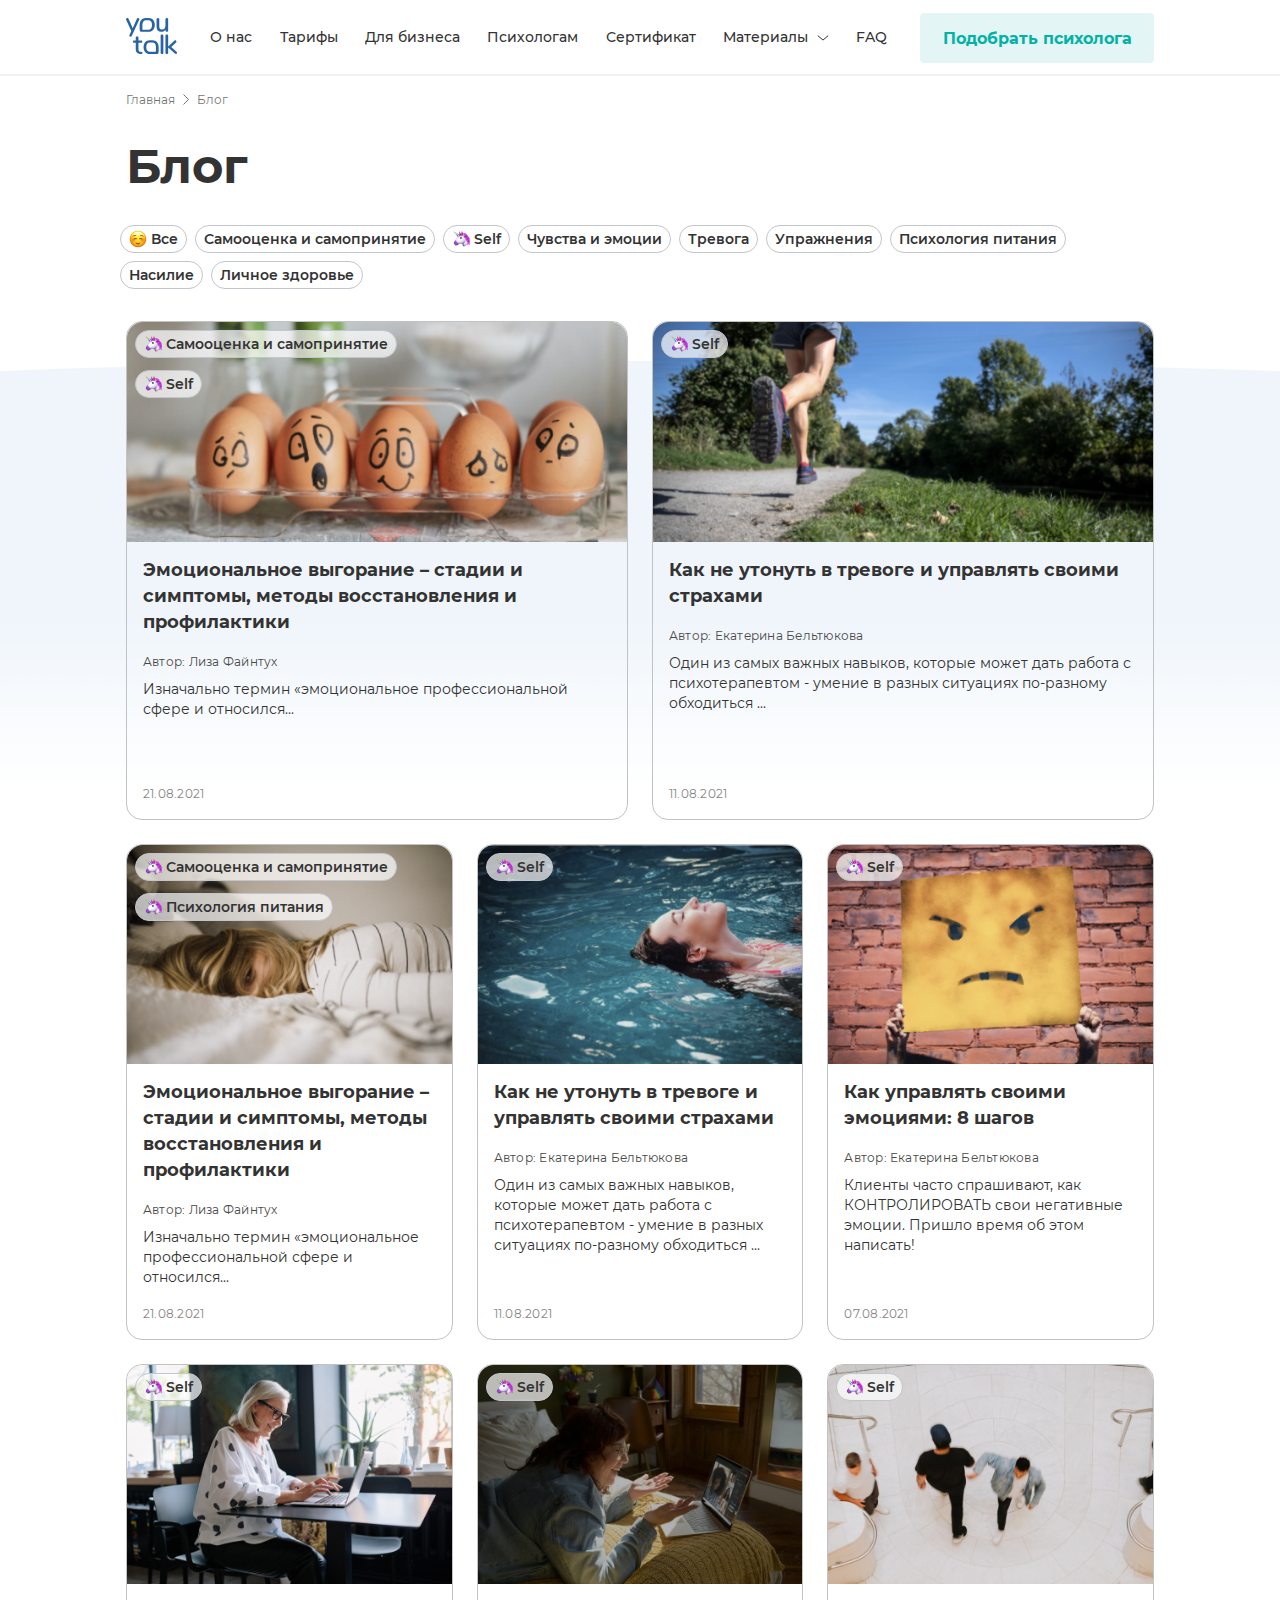
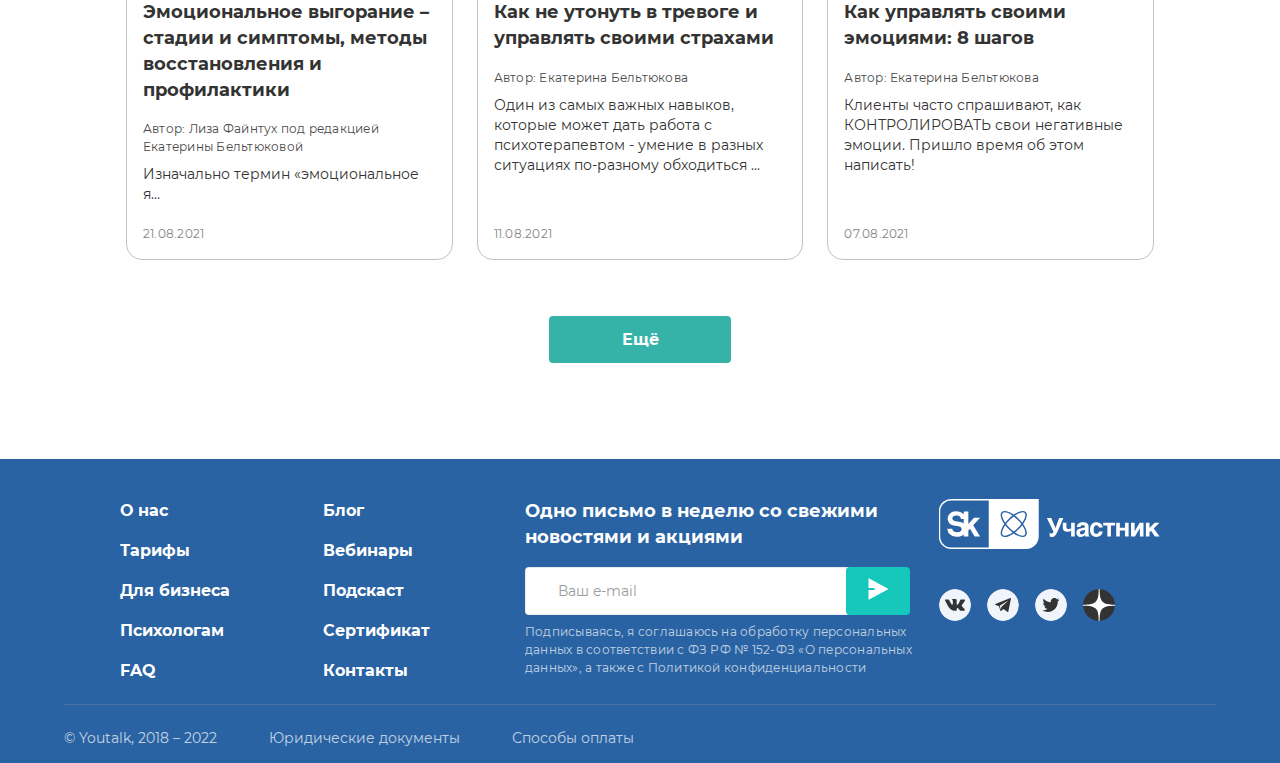
<file: index.html>
<!DOCTYPE html>
<html lang="en">
<head>
    <meta charset="UTF-8">
    <meta name="viewport" content="width=device-width, initial-scale=1.0">
    <title>You Talk</title>
    <link rel="stylesheet" href="./style/main.css">
    <link rel="stylesheet" href="./style/reset.css">
</head>
<body>
    <div class="wrapper">
        <header class="header">
            <div class="logo"><a href="#"><svg class="logo__svg" width="51" height="36" viewBox="0 0 51 36" fill="none" xmlns="http://www.w3.org/2000/svg">
                <g clip-path="url(#clip0_4492_2245)">
                <path class="path" d="M13.3302 1.2804C13.3303 1.11943 13.2953 0.960409 13.2279 0.814578C13.1604 0.668747 13.0621 0.539666 12.9398 0.436463C12.6952 0.205117 12.3717 0.0779848 12.0367 0.0815367C11.8038 0.0777518 11.5746 0.140646 11.3756 0.262943C11.1562 0.404074 10.9896 0.614972 10.902 0.862374L6.73786 10.2114L2.56334 0.84397C2.47188 0.611079 2.31107 0.412633 2.10314 0.276053C1.89521 0.139474 1.65042 0.0715042 1.40259 0.0815367C1.04757 0.079776 0.703499 0.205576 0.431833 0.436463C0.296375 0.538044 0.186622 0.670551 0.111538 0.823162C0.036454 0.975774 -0.00183214 1.14416 -0.000193683 1.31458C-0.00164511 1.48194 0.034856 1.64742 0.106512 1.79833L5.31166 12.9772L3.45342 16.9839C3.3752 17.1552 3.3293 17.3398 3.31809 17.5281C3.31575 17.6859 3.35009 17.8421 3.41834 17.9841C3.48659 18.1261 3.58685 18.25 3.71107 18.3458C3.95587 18.5555 4.26716 18.6694 4.58814 18.6665C4.82369 18.6655 5.05368 18.5941 5.24919 18.4614C5.46262 18.3199 5.62866 18.1164 5.72546 17.8778L13.2235 1.79833C13.2944 1.63509 13.3308 1.45867 13.3302 1.2804Z"/>
                <path class="path" d="M39.5071 12.5118C39.4991 12.6807 39.5263 12.8493 39.5868 13.0069C39.6473 13.1645 39.7399 13.3075 39.8585 13.4267C39.982 13.5416 40.1267 13.6306 40.2844 13.6888C40.442 13.747 40.6095 13.7732 40.7772 13.7659C41.1428 13.7818 41.5002 13.6536 41.774 13.4083C41.9002 13.2915 42.0001 13.1486 42.067 12.9894C42.1339 12.8302 42.1662 12.6584 42.1618 12.4855V1.3908C42.1708 1.21084 42.1431 1.03093 42.0804 0.862232C42.0178 0.693535 41.9214 0.539656 41.7974 0.410152C41.5163 0.179307 41.1644 0.0543847 40.8022 0.0567829C40.4399 0.0591811 40.0897 0.188751 39.8116 0.423298C39.6856 0.549219 39.587 0.700291 39.522 0.866874C39.457 1.03346 39.4271 1.21189 39.4343 1.3908V7.79787C39.4343 8.94064 39.115 9.85819 38.4765 10.5505C38.1492 10.8971 37.7523 11.1689 37.3123 11.3476C36.8724 11.5262 36.3997 11.6077 35.926 11.5864C35.029 11.5864 34.3636 11.3322 33.9298 10.8239C33.4961 10.3157 33.28 9.52693 33.2818 8.45777V1.3908C33.2908 1.21084 33.2631 1.03093 33.2005 0.862232C33.1378 0.693535 33.0414 0.539656 32.9174 0.410152C32.7839 0.287248 32.6274 0.192539 32.4571 0.131589C32.2868 0.0706386 32.1062 0.0446762 31.9258 0.0552264C31.7423 0.044194 31.5584 0.0698661 31.3846 0.130771C31.2109 0.191677 31.0508 0.286617 30.9134 0.410152C30.7882 0.538814 30.6911 0.692558 30.6284 0.861466C30.5656 1.03037 30.5386 1.2107 30.5491 1.3908V8.48932C30.5491 12.0508 32.1505 13.8316 35.3534 13.8316C36.2042 13.8433 37.0441 13.6371 37.7946 13.2322C38.523 12.833 39.1186 12.2258 39.5071 11.4865V12.5118Z"/>
                <path class="path" d="M15.3551 33.8917L14.5977 33.8364C13.8794 33.7821 13.3442 33.5551 12.992 33.1555C12.6432 32.7559 12.4714 32.1275 12.4714 31.2731V24.6767H15.1339C15.4483 24.7007 15.7604 24.6071 16.0109 24.4138C16.1171 24.3137 16.2 24.191 16.2536 24.0546C16.3071 23.9182 16.33 23.7715 16.3207 23.6251C16.329 23.4788 16.3055 23.3324 16.2521 23.1962C16.1986 23.0599 16.1163 22.9371 16.0109 22.8364C15.7647 22.6328 15.4515 22.5305 15.1339 22.5498H12.461V19.7419C12.4712 19.5607 12.4427 19.3794 12.3776 19.2103C12.3125 19.0411 12.2123 18.888 12.0837 18.7613C11.8092 18.5154 11.4508 18.3871 11.0843 18.4037C10.9052 18.3942 10.7261 18.4207 10.5572 18.4817C10.3883 18.5426 10.2331 18.6367 10.1005 18.7587C9.97531 18.8873 9.8782 19.0411 9.81544 19.21C9.75268 19.3789 9.72567 19.5592 9.73614 19.7393V22.5498H8.11734C7.79965 22.5299 7.48629 22.6323 7.24028 22.8364C7.13405 22.9366 7.05098 23.0592 6.997 23.1955C6.94302 23.3319 6.91945 23.4785 6.92797 23.6251C6.92797 24.3262 7.32443 24.6767 8.11734 24.6767H9.73614V31.0838C9.73614 32.6271 10.0953 33.797 10.8162 34.5857C11.5371 35.3745 12.6224 35.8267 14.0798 35.9371L14.8086 35.9897C15.2321 36.0514 15.6639 35.9701 16.037 35.7583C16.1722 35.6685 16.282 35.5447 16.3555 35.399C16.4289 35.2533 16.4636 35.0908 16.456 34.9275C16.4634 34.7955 16.4441 34.6633 16.3994 34.539C16.3547 34.4147 16.2854 34.3009 16.1957 34.2045C15.959 34.0065 15.6624 33.8961 15.3551 33.8917Z"/>
                <path class="path" d="M36.0118 16.4976C35.6534 16.4854 35.3031 16.6071 35.028 16.8394C34.8939 16.9653 34.7892 17.1198 34.7217 17.2917C34.6541 17.4637 34.6254 17.6486 34.6376 17.8332V34.683C34.6246 34.8657 34.6529 35.0489 34.7206 35.2189C34.7882 35.3888 34.8934 35.5409 35.028 35.6636C35.3067 35.8877 35.6558 36.0034 36.0118 35.9896C36.3648 36.0049 36.7111 35.8889 36.9851 35.6636C37.1159 35.5385 37.2176 35.3857 37.2828 35.2161C37.3481 35.0465 37.3753 34.8644 37.3625 34.683V17.8332C37.3745 17.6498 37.347 17.466 37.2819 17.2944C37.2167 17.1228 37.1155 16.9676 36.9851 16.8394C36.7147 16.606 36.3672 16.484 36.0118 16.4976Z"/>
                <path class="path" d="M50.5131 33.6997L45.2247 28.9831L50.0291 24.54C50.1683 24.4229 50.2814 24.2773 50.3608 24.1128C50.4402 23.9482 50.4841 23.7686 50.4897 23.5856C50.4811 23.2483 50.3445 22.9273 50.1081 22.689C49.8716 22.4506 49.5536 22.3133 49.2197 22.3053C48.8832 22.327 48.5664 22.473 48.3296 22.7154L42.1771 28.5204V17.8332C42.1897 17.6498 42.1624 17.4658 42.0972 17.2941C42.032 17.1225 41.9305 16.9673 41.7997 16.8394C41.5303 16.606 41.1836 16.4839 40.829 16.4976C40.4698 16.4853 40.1186 16.6069 39.8426 16.8394C39.7085 16.9653 39.6038 17.1198 39.5363 17.2918C39.4687 17.4637 39.44 17.6487 39.4522 17.8332V34.6593C39.44 34.8443 39.4687 35.0296 39.5362 35.202C39.6037 35.3743 39.7084 35.5293 39.8426 35.6557C40.119 35.8873 40.4701 36.008 40.829 35.9949C41.1833 36.0094 41.53 35.8882 41.7997 35.6557C41.9306 35.5273 42.0321 35.3717 42.0973 35.1996C42.1624 35.0275 42.1897 34.8431 42.1771 34.6593V29.6115L48.8969 35.6084C49.1412 35.8532 49.4716 35.9903 49.8156 35.9896C49.9738 35.9905 50.1303 35.9568 50.2745 35.891C50.4187 35.8253 50.5471 35.7289 50.6511 35.6084C50.8844 35.3667 51.0135 35.0416 51.0102 34.704C51.0095 34.5092 50.9643 34.3173 50.8781 34.1431C50.7918 33.9689 50.667 33.8171 50.5131 33.6997Z"/>
                <path class="path" d="M15.3343 13.8212H22.33C23.5218 13.8473 24.6994 13.5563 25.7446 12.9773C26.719 12.417 27.5076 11.5782 28.0114 10.5664C28.5603 9.4342 28.8325 8.18555 28.8052 6.92515C28.8357 5.65685 28.5634 4.39979 28.0114 3.26021C27.5092 2.24593 26.7203 1.40505 25.7446 0.844087C24.6994 0.265099 23.5218 -0.0259512 22.33 0.000152312H20.1204C18.9295 -0.0259836 17.7527 0.265083 16.7085 0.844087C15.7316 1.40353 14.9423 2.24482 14.4416 3.26021C13.8888 4.39956 13.6156 5.65664 13.6452 6.92515V10.7794C13.6452 13.001 14.2074 13.8212 15.3343 13.8212ZM17.3695 3.41796C18.0184 2.61171 18.9354 2.20858 20.1204 2.20858H22.33C23.5168 2.20858 24.4346 2.61346 25.0835 3.42322C25.7325 4.23297 26.056 5.40028 26.0543 6.92515C26.0543 8.4693 25.7351 9.64099 25.0966 10.4402C24.4581 11.2395 23.5359 11.64 22.33 11.6417H16.43C16.43 11.6417 16.3962 8.46842 16.3962 6.92515C16.3962 5.38188 16.7215 4.23034 17.3695 3.41796Z"/>
                <path class="path" d="M29.6094 23.023C28.5657 22.4423 27.3887 22.1502 26.1974 22.1764H23.9878C22.7959 22.1515 21.6184 22.4434 20.5733 23.023C19.5977 23.5829 18.8087 24.4229 18.3064 25.4365C17.7604 26.5777 17.4927 27.8343 17.5257 29.1014C17.4952 30.3607 17.7629 31.609 18.3064 32.7427C18.8095 33.755 19.5983 34.594 20.5733 35.1536C21.6186 35.7322 22.7961 36.0232 23.9878 35.9975H30.9836C32.1131 35.9975 32.6726 35.1772 32.6726 32.9478V29.1014C32.7029 27.8328 32.4297 26.5756 31.8762 25.4365C31.3756 24.4218 30.5862 23.5813 29.6094 23.023ZM29.8879 33.818H23.9878C22.7855 33.818 21.8633 33.4184 21.2213 32.6191C20.5793 31.8199 20.261 30.6473 20.2662 29.1014C20.2662 27.5731 20.5898 26.4057 21.2369 25.5995C21.8841 24.7932 22.8011 24.3884 23.9878 24.3849H26.1974C27.3842 24.3849 28.302 24.7897 28.951 25.5995C29.5999 26.4092 29.9261 27.5766 29.9295 29.1014C29.9295 30.6447 29.8879 33.818 29.8879 33.818Z"/>
                </g>
                <defs>
                <clipPath id="clip0_4492_2245">
                <rect width="51" height="36" fill="white"/>
                </clipPath>
                </defs>
                </svg></a>
                </div>
            <nav class="navigation">
                <ul class="menu">
                    <li class="menu__item"><a href="#" class="menu__link"><div class="border__bottom"></div>О нас</a></li>
                    <li class="menu__item"><a href="#" class="menu__link"><div class="border__bottom"></div>Тарифы</a></li>
                    <li class="menu__item"><a href="#" class="menu__link"><div class="border__bottom"></div>Для бизнеса</a></li>
                    <li class="menu__item"><a href="#" class="menu__link"><div class="border__bottom"></div>Психологам</a></li>
                    <li class="menu__item"><a href="#" class="menu__link"><div class="border__bottom"></div>Сертификат</a></li>
                    <li class="menu__item"><a href="#" class="menu__link"><div class="border__bottom"></div>Материалы<svg class="materials_svg" width="12" height="6" viewBox="0 0 12 6" fill="none" xmlns="http://www.w3.org/2000/svg">
                        <path class="materials__path" d="M1.09998 0.899902L5.99998 5.0999L10.9 0.899902" stroke="#333333" stroke-linecap="round" stroke-linejoin="round" /></svg></a></li>
                    <li class="menu__item"><a href="#" class="menu__link"><div class="border__bottom"></div>FAQ</a></li>
                </ul>
            </nav>
            <button class="header__btn">Подобрать психолога</button>
            <button class="burger__menu">
                <div class="line__menu line__menu__top"></div>
                <div class="line__menu line__menu__midle"></div>
                <div class="line__menu line__menu__bottom"></div>
            </button>
        </header>
        <main class="main">
            <img src="./image/img_articles/background__index.png" alt="background" class="background__index">
            <div class="path__page">
                <a href="#" class="link__path__page">Главная</a>
                <svg width="6" height="12" viewBox="0 0 6 12" fill="none" xmlns="http://www.w3.org/2000/svg">
                    <path d="M0.8125 10.6875L2.375 9.125L5.5 6L2.375 2.875L0.8125 1.3125" stroke="#333333" stroke-opacity="0.7" stroke-linecap="round" stroke-linejoin="round" />
                </svg>
                <a href="#" class="link__path__page">Блог</a>
            </div>
            <div class="blog">
                <h1 class="blog__title">Блог</h1>
            </div>
            <div class="hashtags__overflow__x">
                <div class="hashtags">
                    <button class="hashtag__btn">
                        <svg class="hashtag__icon" width="22" height="22" viewBox="0 0 18 18" fill="none" xmlns="http://www.w3.org/2000/svg" xmlns:xlink="http://www.w3.org/1999/xlink">
                        <rect width="18" height="18" fill="url(#pattern0_39772_345)"/>
                        <defs>
                        <pattern id="pattern0_39772_345" patternContentUnits="objectBoundingBox" width="1" height="1">
                        <use xlink:href="#image0_39772_345" transform="scale(0.0138889)"/>
                        </pattern>
                        <image id="image0_39772_345" width="72" height="72" xlink:href="[data-uri]"/>
                        </defs>
                        </svg>
                        Все
                    </button>
                    <button class="hashtag__btn">Самооценка и самопринятие</button>
                    <button class="hashtag__btn">
                        <svg class="hashtag__icon" width="22" height="22" viewBox="0 0 18 18" fill="none" xmlns="http://www.w3.org/2000/svg" xmlns:xlink="http://www.w3.org/1999/xlink">
                        <rect width="18" height="18" fill="url(#pattern0_39772_521)"/>
                        <defs>
                        <pattern id="pattern0_39772_521" patternContentUnits="objectBoundingBox" width="1" height="1">
                        <use xlink:href="#image0_39772_521" transform="scale(0.0138889)"/>
                        </pattern>
                        <image id="image0_39772_521" width="72" height="72" xlink:href="[data-uri]"/>
                        </defs>
                        </svg>
                        Self
                    </button>
                    <button class="hashtag__btn">Чувства и эмоции</button>
                    <button class="hashtag__btn">Тревога</button>
                    <button class="hashtag__btn">Упражнения</button>
                    <button class="hashtag__btn">Психология питания</button>
                    <button class="hashtag__btn">Насилие</button>
                    <button class="hashtag__btn">Личное здоровье</button>
                </div>
            </div>
            <div class="blog__articles">
                <div class="card__article">
                    <a href="./article4.html" class="link__card__article">
                        <article class="article">
                            <img class="img__article" src="./image/img_articles/article1.png" alt="Статья">
                            <h1 class="article__title">Эмоциональное выгорание – стадии и симптомы, методы восстановления и профилактики</h1>
                            <a href="#" class="author">Автор: Лиза Файнтух</a>
                            <p class="text__article">Изначально термин «эмоциональное профессиональной сфере и относился...</p>
                            <button class="hashtag__btn hashtag__btn__article1"><img class="hashtag__icon" src="./image/unikorn.png" alt="Самооценка и самопринятие">Самооценка и самопринятие</button>
                            <button class="hashtag__btn hashtag__btn__article2"><img class="hashtag__icon" src="./image/unikorn.png" alt="Self">Self</button>
                            <p class="date">21.08.2021</p>
                        </article>
                    </a>
                </div>
                <div class="card__article">
                    <a href="./article4.html" class="link__card__article">
                        <article class="article">
                            <img class="img__article" src="./image/img_articles/article2.png" alt="Статья">
                            <h1 class="article__title">Как не утонуть в тревоге и управлять своими страхами</h1>
                            <a href="#" class="author">Автор: Екатерина Бельтюкова</a>
                            <p class="text__article">Один из самых важных навыков, которые может дать работа с психотерапевтом - умение в разных ситуациях по-разному обходиться ...</p>
                            <p class="date">11.08.2021</p>
                            <button class="hashtag__btn hashtag__btn__article1"><img class="hashtag__icon" src="./image/unikorn.png" alt="Self">Self</button>
                            
                        </article>
                    </a>
                </div>
                <div class="card__article">
                    <a href="./article4.html" class="link__card__article">
                        <article class="article">
                            <img class="img__article" src="./image/img_articles/article3.png" alt="Статья">
                            <h1 class="article__title">Эмоциональное выгорание – стадии и симптомы, методы восстановления и профилактики</h1>
                            <a href="#" class="author">Автор: Лиза Файнтух</a>
                            <p class="text__article">Изначально термин «эмоциональное профессиональной сфере и относился...</p>
                            <button class="hashtag__btn hashtag__btn__article1"><img class="hashtag__icon" src="./image/unikorn.png" alt="Самооценка и самопринятие">Самооценка и самопринятие</button>
                            <button class="hashtag__btn hashtag__btn__article2"><img class="hashtag__icon" src="./image/unikorn.png" alt="Психология питания">Психология питания</button>
                            <p class="date">21.08.2021</p>
                        </article>
                    </a>
                </div>
                <div class="card__article">
                    <a href="./article4.html" class="link__card__article">
                        <article class="article">
                            <img class="img__article" src="./image/img_articles/article4.png" alt="Статья">
                            <h1 class="article__title">Как не утонуть в тревоге и управлять своими страхами</h1>
                            <a href="#" class="author">Автор: Екатерина Бельтюкова</a>
                            <p class="text__article">Один из самых важных навыков, которые может дать работа с психотерапевтом - умение в разных ситуациях по-разному обходиться ...</p>
                            <button class="hashtag__btn hashtag__btn__article1"><img class="hashtag__icon" src="./image/unikorn.png" alt="Self">Self</button>
                            <p class="date">11.08.2021</p>
                        </article>
                    </a>
                </div>
                <div class="card__article">
                    <a href="./article4.html" class="link__card__article">
                        <article class="article">
                            <img class="img__article" src="./image/img_articles/article5.png" alt="Статья">
                            <h1 class="article__title">Как управлять своими эмоциями: 8 шагов</h1>
                            <a href="#" class="author">Автор: Екатерина Бельтюкова</a>
                            <p class="text__article">Клиенты часто спрашивают, как КОНТРОЛИРОВАТЬ свои негативные эмоции. Пришло время об этом написать!</p>
                            <button class="hashtag__btn hashtag__btn__article1"><img class="hashtag__icon" src="./image/unikorn.png" alt="Self">Self</button>
                            <p class="date">07.08.2021</p>
                        </article>
                    </a>
                </div>
                <div class="card__article">
                    <a href="./article4.html" class="link__card__article">
                        <article class="article">
                            <img class="img__article" src="./image/img_articles/article6.png" alt="Статья">
                            <h1 class="article__title">Эмоциональное выгорание – стадии и симптомы, методы восстановления и профилактики</h1>
                            <a href="#" class="author">Автор: Лиза Файнтух под редакцией  Екатерины Бельтюковой</a>
                            <p class="text__article">Изначально термин «эмоциональное я...</p>
                            <button class="hashtag__btn hashtag__btn__article1" ><img class="hashtag__icon" src="./image/unikorn.png" alt="Self">Self</button>
                            <p class="date">21.08.2021</p>
                        </article>
                    </a>
                </div>
                <div class="card__article">
                    <a href="./article4.html" class="link__card__article">
                        <article class="article">
                            <img class="img__article" src="./image/img_articles/article7.png" alt="Статья">
                            <h1 class="article__title">Как не утонуть в тревоге и управлять своими страхами</h1>
                            <a href="#" class="author">Автор: Екатерина Бельтюкова</a>
                            <p class="text__article">Один из самых важных навыков, которые может дать работа с психотерапевтом - умение в разных ситуациях по-разному обходиться ...</p>
                            <button class="hashtag__btn hashtag__btn__article1"><img class="hashtag__icon" src="./image/unikorn.png" alt="Self">Self</button>
                            <p class="date">11.08.2021</p>
                        </article>
                    </a>
                </div>
                <div class="card__article">
                    <a href="./article4.html" class="link__card__article">
                        <article class="article">
                            <img class="img__article" src="./image/img_articles/article8.png" alt="Статья">
                            <h1 class="article__title">Как управлять своими эмоциями: 8 шагов</h1>
                            <a href="#" class="author">Автор: Екатерина Бельтюкова</a>
                            <p class="text__article">Клиенты часто спрашивают, как КОНТРОЛИРОВАТЬ свои негативные эмоции. Пришло время об этом написать!</p>
                            <button class="hashtag__btn hashtag__btn__article1"><img class="hashtag__icon" src="./image/unikorn.png" alt="Self">Self</button>
                            <p class="date">07.08.2021</p>
                        </article>
                    </a>
                </div>
            </div>
            <div class="other__articles__btn__container">
                <button class="other__articles">Ещё</button>
            </div>
        </main>
        <footer class="footer">
            <div class="contacts">
                <nav class="footer__nav">
                    <ul class="menu__footer__nav">
                        <li class="item__menu__footer"><a href="#" class="link__menu__footer"><div class="border__bottom__footer"></div>О нас</a></li>
                        <li class="item__menu__footer"><a href="#" class="link__menu__footer"><div class="border__bottom__footer"></div>Тарифы</a></li>
                        <li class="item__menu__footer"><a href="#" class="link__menu__footer"><div class="border__bottom__footer"></div>Для бизнеса</a></li>
                        <li class="item__menu__footer"><a href="#" class="link__menu__footer"><div class="border__bottom__footer"></div>Психологам</a></li>
                        <li class="item__menu__footer"><a href="#" class="link__menu__footer"><div class="border__bottom__footer"></div>FAQ</a></li>
                        <li class="item__menu__footer"><a href="#" class="link__menu__footer"><div class="border__bottom__footer"></div>Блог</a></li>
                        <li class="item__menu__footer"><a href="#" class="link__menu__footer"><div class="border__bottom__footer"></div>Вебинары</a></li>
                        <li class="item__menu__footer"><a href="#" class="link__menu__footer"><div class="border__bottom__footer"></div>Подскаст</a></li>
                        <li class="item__menu__footer"><a href="#" class="link__menu__footer"><div class="border__bottom__footer"></div>Сертификат</a></li>
                        <li class="item__menu__footer"><a href="#" class="link__menu__footer"><div class="border__bottom__footer"></div>Контакты</a></li>
                    </ul>
                </nav>
                <form action="" class="form">
                    <h2 class="form__title">Одно письмо в неделю со свежими новостями и акциями</h2>
                    <div class="email">
                    <input type="text" id="email" class="email__input" placeholder="Ваш e-mail">
                    <label for="email" class="email__btn">
                        <button class="icon__email__btn">
                            <svg width="25" height="24" viewBox="0 0 25 24" fill="none" xmlns="http://www.w3.org/2000/svg">
                                <path class="icon__email__btn__svg" d="M3.5 13.0001H9.5V11.0001H3.5V1.84611C3.50001 1.75922 3.52267 1.67384 3.56573 1.59838C3.6088 1.52291 3.67078 1.45997 3.74558 1.41576C3.82037 1.37155 3.9054 1.34759 3.99227 1.34625C4.07915 1.34491 4.16487 1.36623 4.241 1.40811L22.703 11.5621C22.7814 11.6053 22.8468 11.6687 22.8923 11.7457C22.9378 11.8228 22.9618 11.9106 22.9618 12.0001C22.9618 12.0896 22.9378 12.1774 22.8923 12.2545C22.8468 12.3315 22.7814 12.3949 22.703 12.4381L4.241 22.5921C4.16487 22.634 4.07915 22.6553 3.99227 22.654C3.9054 22.6526 3.82037 22.6287 3.74558 22.5844C3.67078 22.5402 3.6088 22.4773 3.56573 22.4018C3.52267 22.3264 3.50001 22.241 3.5 22.1541V13.0001Z" fill="white" />
                            </svg>
                        </button>
                    </label>
                    </div>
                    <span class="personal__data__processing">Подписываясь, я соглашаюсь на обработку персональных данных в соответствии с ФЗ РФ № 152-ФЗ «О персональных данных», а также с Политикой конфиденциальности</span>
                </form>
                <div class="socials">
                    <svg width="221" height="50" viewBox="0 0 221 50" fill="none" xmlns="http://www.w3.org/2000/svg">
                        <g clip-path="url(#clip0_4492_2055)">
                            <path d="M83.2307 23.751C86.2668 19.2628 87.1299 15.3838 85.7388 13.9927C85.3022 13.5662 84.6421 13.3428 83.779 13.3428C81.8801 13.3428 79.0775 14.409 75.9805 16.5008C77.2701 17.4959 78.5597 18.623 79.829 19.8923C81.0983 21.1616 82.2355 22.4512 83.2205 23.7408L83.2307 23.751Z" fill="white" />
                            <path d="M69.646 19.9021C70.9152 18.6328 72.2049 17.4955 73.4945 16.5105C70.3974 14.4187 67.5948 13.3525 65.6959 13.3525C64.8429 13.3525 64.1728 13.5658 63.7361 14.0024C62.345 15.3936 63.2081 19.2624 66.2442 23.7607C67.2394 22.4711 68.3767 21.1815 69.6358 19.9122L69.646 19.9021Z" fill="white" />
                            <path d="M82.3354 24.9998C81.3403 23.6695 80.1624 22.2987 78.8017 20.938C77.441 19.5773 76.0702 18.3994 74.74 17.4043C73.4098 18.3994 72.0389 19.5773 70.6782 20.938C69.3176 22.2987 68.1397 23.6695 67.1445 24.9998C68.1397 26.33 69.3176 27.7008 70.6782 29.0615C72.0389 30.4222 73.4098 31.6001 74.74 32.5952C76.0702 31.6001 77.441 30.4222 78.8017 29.0615C80.1624 27.7008 81.3403 26.33 82.3354 24.9998Z" fill="white" />
                            <path d="M66.256 26.249C63.2198 30.7372 62.3567 34.6162 63.7478 36.0073C65.139 37.3985 69.0078 36.5354 73.5062 33.4891C72.2166 32.4939 70.927 31.3567 69.6577 30.0975C68.3884 28.8282 67.2511 27.5386 66.2661 26.249H66.256Z" fill="white" />
                            <path d="M52.0269 0H12.2422C5.33723 0 -0.257812 5.59505 -0.257812 12.5V37.5C-0.257812 44.405 5.33723 50 12.2422 50H87.2422C94.1471 50 99.7422 44.405 99.7422 37.5V0H52.0269ZM49.7422 48.5378H12.2422C6.15974 48.5378 1.20441 43.5825 1.20441 37.5V12.5C1.20441 6.41755 6.15974 1.46223 12.2422 1.46223H49.7422V48.5378ZM86.7751 37.0329C86.0541 37.7539 85.0184 38.0991 83.7897 38.0991C81.3628 38.0991 78.1236 36.7689 74.7422 34.3928C71.3608 36.7689 68.1216 38.0991 65.6947 38.0991C64.4558 38.0991 63.4302 37.7539 62.7093 37.0329C60.5667 34.8903 61.7548 30.1076 65.3393 25C61.7548 19.8924 60.5667 15.1097 62.7093 12.9671C64.8519 10.8245 69.6346 12.0126 74.7422 15.5971C79.8498 12.0126 84.6325 10.8245 86.7751 12.9671C88.9177 15.1097 87.7296 19.8924 84.1451 25C87.7296 30.1076 88.9177 34.8903 86.7751 37.0329Z" fill="white" />
                            <path d="M79.8407 30.0975C78.5714 31.3668 77.2818 32.5041 75.9922 33.4891C80.4804 36.5252 84.3594 37.3883 85.7505 36.0073C87.1417 34.6162 86.2785 30.7474 83.2424 26.249C82.2473 27.5386 81.11 28.8282 79.8508 30.0975H79.8407Z" fill="white" />
                            <path d="M10.2926 15.2113C8.95222 16.8867 8.35312 19.1715 8.76945 21.0297C9.84581 25.8429 14.3137 26.6146 17.5936 27.0411C20.1829 27.3762 22.6606 27.8534 22.5997 30.1585C22.5286 32.5549 19.8275 33.1438 18.0505 33.1438C13.4303 33.1438 13.278 29.732 13.278 29.732H8.3125C8.38358 31.0114 8.76945 33.0728 10.3535 34.8396C12.0798 36.7791 14.6793 37.7539 18.0607 37.7539C20.6602 37.7539 23.0261 36.9111 24.7118 35.4083V37.4696H29.3421V31.5699L30.977 29.7726L35.6582 37.4696H41.0501L34.2365 26.2084L41.0501 18.745H35.0489L29.3421 25.0001V12.5001H24.7118V15.526C24.5595 15.3331 24.397 15.1402 24.2244 14.9472C22.5387 13.1601 20.1119 12.2563 17.0046 12.2563C13.4201 12.2563 11.3791 13.8607 10.2926 15.2113ZM17.0859 16.5923C19.1675 16.5923 21.2491 17.0594 22.0412 19.9533H24.7016V24.3806C21.3811 21.6491 14.1716 23.3652 13.3998 19.9635C12.9937 18.1763 14.7707 16.5923 17.0859 16.5923Z" fill="white" />
                            <path d="M111.538 34.3421C111.852 34.4437 112.208 34.4944 112.624 34.4944C113.142 34.4944 113.558 34.3421 113.873 34.0273C114.188 33.7125 114.391 33.2962 114.493 32.8393L107.902 18.8872H112.289L116.513 28.8994L120.22 18.8872H124.393L118.453 32.6362C117.671 34.4538 116.869 35.8043 115.985 36.6573C115.102 37.5407 114.147 37.9774 113.081 37.9774C112.716 37.9774 112.431 37.9774 112.198 37.9266C111.934 37.8961 111.731 37.8454 111.548 37.7946L111.05 37.6423C110.918 37.5915 110.786 37.5407 110.664 37.5103V33.9867C110.898 34.139 111.182 34.271 111.517 34.3523L111.538 34.3421Z" fill="white" />
                            <path d="M131.543 32.2707C131.279 32.3519 130.995 32.4027 130.69 32.4737C130.375 32.5245 130.04 32.5753 129.705 32.6058C129.37 32.6565 129.035 32.6565 128.72 32.6565C127.918 32.6565 127.238 32.5753 126.618 32.4534C126.019 32.3011 125.501 32.0879 125.085 31.7833C124.669 31.4685 124.354 31.0521 124.151 30.5343C123.948 30.0367 123.836 29.4173 123.836 28.6963V23.7207H127.41V27.9957C127.41 28.3815 127.461 28.7268 127.563 28.9502C127.644 29.2142 127.796 29.4173 127.999 29.5696C128.202 29.7219 128.436 29.8336 128.751 29.8844C129.065 29.9352 129.421 29.9656 129.837 29.9656C130.457 29.9656 130.924 29.9149 131.289 29.8133C131.655 29.6813 131.939 29.5493 132.142 29.4274V23.7207H135.717V37.5205H132.142V32.0777C131.99 32.1285 131.777 32.2097 131.523 32.2808L131.543 32.2707Z" fill="white" />
                            <path d="M149.588 35.7945C149.619 36.0585 149.69 36.2921 149.771 36.4139C149.852 36.5967 149.923 36.6983 150.035 36.7795C150.137 36.8607 150.218 36.9115 150.35 36.9318V37.5005H146.38L146.176 36.8506C146.075 36.5866 146.044 36.2819 146.044 35.8859L145.242 36.6881C144.958 36.9217 144.674 37.1247 144.339 37.3075C144.003 37.4903 143.638 37.6426 143.201 37.7442C142.765 37.8457 142.247 37.8965 141.648 37.8965C141.049 37.8965 140.46 37.8152 139.932 37.6325C139.414 37.4497 138.977 37.1654 138.581 36.8303C138.215 36.4647 137.911 36.0281 137.698 35.4797C137.495 34.9619 137.383 34.3425 137.383 33.6418C137.383 33.0732 137.464 32.5553 137.647 32.0577C137.83 31.5602 138.083 31.154 138.398 30.7884C138.733 30.4229 139.129 30.1182 139.586 29.8847C140.053 29.6207 140.571 29.4684 141.17 29.3871L144.674 28.8693C144.806 28.8388 144.938 28.8388 145.09 28.788C145.242 28.7576 145.374 28.7068 145.506 28.6052C145.638 28.524 145.74 28.4225 145.821 28.2905C145.902 28.1381 145.953 27.9554 145.953 27.7218C145.953 27.4883 145.902 27.2852 145.852 27.1024C145.77 26.8993 145.648 26.7368 145.486 26.6048C145.303 26.4525 145.1 26.3408 144.816 26.2697C144.531 26.1885 144.166 26.1682 143.75 26.1682C143.252 26.1682 142.897 26.219 142.612 26.3002C142.298 26.4018 142.064 26.5642 141.912 26.7165C141.729 26.8993 141.597 27.1024 141.526 27.3156L141.373 28.0671H137.799C137.799 27.9148 137.83 27.6812 137.88 27.3664C137.931 27.0821 138.033 26.747 138.195 26.3814C138.327 26.0464 138.561 25.6808 138.815 25.3152C139.079 24.9497 139.414 24.6146 139.881 24.2998C140.297 24.0155 140.845 23.7515 141.465 23.5687C142.084 23.3859 142.815 23.2844 143.699 23.2539C144.917 23.2539 145.933 23.3859 146.705 23.6195C147.456 23.8835 148.055 24.2186 148.492 24.6044C148.908 25.0208 149.192 25.4574 149.345 25.955C149.477 26.4525 149.548 26.9399 149.548 27.4375V34.7486C149.548 35.165 149.578 35.5 149.629 35.7641L149.588 35.7945ZM145.283 31.0728C145.049 31.1743 144.765 31.2758 144.399 31.3368L143.445 31.5195C143.029 31.6008 142.663 31.6719 142.358 31.7836C142.044 31.8851 141.79 32.0171 141.577 32.1694C141.373 32.3522 141.211 32.5553 141.109 32.7888C141.008 33.0224 140.957 33.3067 140.957 33.6723C140.957 33.9566 141.008 34.2206 141.089 34.4237C141.191 34.6572 141.323 34.8096 141.505 34.972C141.658 35.104 141.841 35.236 142.054 35.2868C142.287 35.368 142.521 35.3883 142.785 35.3883C142.917 35.3883 143.1 35.3579 143.303 35.3376C143.506 35.3071 143.719 35.2563 143.973 35.1853C144.207 35.0837 144.44 34.9822 144.674 34.8197C144.907 34.6877 145.11 34.4846 145.293 34.2511C145.496 34.0175 145.659 33.7332 145.76 33.3676C145.862 33.0325 145.943 32.6365 145.943 32.1796V30.7783C145.74 30.9103 145.506 31.0118 145.293 31.0931L145.283 31.0728Z" fill="white" />
                            <path d="M159.599 27.6298C159.498 27.3455 159.335 27.112 159.163 26.9292C158.959 26.7261 158.726 26.5941 158.462 26.4926C158.178 26.4113 157.842 26.3606 157.446 26.3606C156.847 26.3606 156.38 26.4926 156.025 26.7769C155.659 27.0612 155.375 27.3963 155.192 27.8126C154.989 28.2493 154.877 28.7164 154.806 29.2139C154.756 29.7115 154.705 30.1684 154.705 30.6152C154.705 31.062 154.735 31.5494 154.786 32.0368C154.837 32.5547 154.938 32.9913 155.152 33.4077C155.334 33.824 155.588 34.1896 155.984 34.4434C156.35 34.7277 156.837 34.8597 157.467 34.8597C157.883 34.8597 158.249 34.7785 158.553 34.5957C158.838 34.4434 159.102 34.2302 159.305 33.9966C159.508 33.7326 159.67 33.4788 159.772 33.1944C159.853 32.9304 159.904 32.6766 159.904 32.443H163.641C163.641 32.6766 163.61 32.9609 163.539 33.3264C163.438 33.7123 163.305 34.0779 163.123 34.4942C162.94 34.8801 162.686 35.2964 162.392 35.7127C162.057 36.129 161.691 36.4946 161.224 36.7992C160.757 37.1343 160.239 37.3983 159.619 37.6014C159 37.8045 158.269 37.9162 157.467 37.9162C156.431 37.9162 155.497 37.7639 154.695 37.4491C153.892 37.114 153.212 36.6469 152.674 36.0275C152.126 35.4081 151.709 34.6567 151.425 33.7225C151.141 32.8187 150.988 31.7728 150.988 30.6152C150.988 29.4576 151.141 28.3813 151.455 27.4775C151.77 26.5941 152.207 25.8224 152.775 25.1928C153.344 24.5734 154.024 24.1063 154.827 23.7915C155.609 23.4564 156.512 23.2939 157.477 23.2939C157.893 23.2939 158.33 23.3447 158.797 23.3955C159.234 23.4463 159.68 23.5783 160.117 23.7306C160.554 23.9134 160.97 24.1164 161.386 24.3805C161.772 24.6445 162.138 24.9796 162.473 25.3654C162.788 25.7513 163.041 26.2184 163.255 26.7363C163.458 27.2541 163.59 27.8736 163.641 28.5742H159.904C159.823 28.2086 159.751 27.8736 159.619 27.6197L159.599 27.6298Z" fill="white" />
                            <path d="M176.109 23.7104V26.6146H171.935V37.5102H168.361V26.6146H164.188V23.7104H176.119H176.109Z" fill="white" />
                            <path d="M186.061 28.6963V23.7207H189.635V37.5205H186.061V31.6106H180.801V37.5205H177.227V23.7207H180.801V28.6963H186.061Z" fill="white" />
                            <path d="M195.664 32.2198L200.701 23.7104H204.458V37.5102H200.883V29.1836H200.833L195.959 37.5102H192.039V23.7104H195.613V32.2198H195.664Z" fill="white" />
                            <path d="M215.651 23.7103H220.423L214.717 29.4374L220.657 37.5H215.986L211.944 31.6612L210.492 33.1437V37.5H206.918V23.7002H210.492V28.9398L215.651 23.7002V23.7103Z" fill="white" />
                        </g>
                        <defs>
                        <clipPath id="clip0_4492_2055">
                            <rect width="221" height="50" fill="white" />
                        </clipPath>
                        </defs>
                    </svg>
                    <div class="socials__icons">
                        <a href="#" class="link__socials">
                            <svg class="link__socials__svg" width="32" height="32" viewBox="0 0 32 32" fill="none" xmlns="http://www.w3.org/2000/svg">
                                <g clip-path="url(#clip0_4492_2039)">
                                <rect width="32" height="32" rx="16" fill="#EFF5FB"/>
                                <g clip-path="url(#clip1_4492_2039)">
                                <path class="path__icon" d="M25.8217 20.5411C25.768 20.4479 25.4355 19.6996 23.8353 18.1615C22.1602 16.551 22.3852 16.8125 24.4029 14.0277C25.6317 12.3318 26.123 11.296 25.9692 10.8533C25.823 10.4312 24.9192 10.5426 24.9192 10.5426L21.9139 10.5607C21.9139 10.5607 21.6914 10.5296 21.5252 10.6319C21.3639 10.7329 21.2601 10.9659 21.2601 10.9659C21.2601 10.9659 20.7839 12.2787 20.1488 13.3947C18.81 15.7496 18.2737 15.8739 18.0549 15.7276C17.5461 15.3871 17.6736 14.3579 17.6736 13.6277C17.6736 11.3452 18.0074 10.3937 17.0223 10.1477C16.6948 10.0661 16.4548 10.0118 15.6185 10.0027C14.5459 9.99105 13.6371 10.0066 13.1233 10.2668C12.7808 10.4403 12.517 10.8274 12.6783 10.8494C12.877 10.8766 13.3271 10.975 13.5658 11.3116C13.8746 11.7453 13.8634 12.7214 13.8634 12.7214C13.8634 12.7214 14.0409 15.4078 13.4496 15.7418C13.0433 15.971 12.487 15.5036 11.2932 13.3662C10.6819 12.2722 10.2193 11.0617 10.2193 11.0617C10.2193 11.0617 10.1306 10.8364 9.97182 10.716C9.77931 10.5698 9.50929 10.5231 9.50929 10.5231L6.65158 10.5413C6.65158 10.5413 6.2228 10.5542 6.06528 10.7471C5.92527 10.9193 6.05403 11.274 6.05403 11.274C6.05403 11.274 8.2917 16.6947 10.8244 19.4277C13.1483 21.9328 15.786 21.7684 15.786 21.7684H16.9811C16.9811 21.7684 17.3424 21.727 17.5261 21.5211C17.6961 21.3321 17.6899 20.9774 17.6899 20.9774C17.6899 20.9774 17.6661 19.3163 18.4112 19.0717C19.145 18.8309 20.0876 20.677 21.0864 21.3878C21.8414 21.925 22.4152 21.8072 22.4152 21.8072L25.0867 21.7684C25.0867 21.7684 26.4843 21.6791 25.8217 20.5411Z" fill="#333333"/>
                                </g>
                                </g>
                                <defs>
                                <clipPath id="clip0_4492_2039">
                                <rect width="32" height="32" fill="white"/>
                                </clipPath>
                                <clipPath id="clip1_4492_2039">
                                <rect width="20" height="12" fill="white" transform="translate(6 10)"/>
                                </clipPath>
                                </defs>
                            </svg>
                            </a>
                        <a href="#" class="link__socials">
                            <svg class="link__socials__svg" width="32" height="32" viewBox="0 0 32 32" fill="none" xmlns="http://www.w3.org/2000/svg">
                                <g clip-path="url(#clip0_4492_2043)">
                                <rect width="32" height="32" rx="16" fill="#EFF5FB"/>
                                <g clip-path="url(#clip1_4492_2043)">
                                <path class="path__icon" d="M8.28261 15.7694L11.9693 17.1638L13.3963 21.8146C13.4876 22.1125 13.847 22.2226 14.0856 22.0249L16.1406 20.3271C16.3561 20.1492 16.6629 20.1404 16.888 20.306L20.5946 23.0331C20.8498 23.2211 21.2113 23.0794 21.2753 22.7669L23.9906 9.53073C24.0604 9.18936 23.7295 8.90457 23.4087 9.03029L8.27829 14.9455C7.9049 15.0914 7.90815 15.6272 8.28261 15.7694ZM13.1663 16.4215L20.3716 11.9242C20.5011 11.8437 20.6343 12.0211 20.5231 12.1256L14.5767 17.7273C14.3677 17.9245 14.2329 18.1883 14.1947 18.4747L13.9921 19.996C13.9653 20.1991 13.6837 20.2193 13.6284 20.0227L12.8494 17.2486C12.7602 16.9322 12.8902 16.5943 13.1663 16.4215Z" fill="#333333"/>
                                </g>
                                </g>
                                <defs>
                                <clipPath id="clip0_4492_2043">
                                <rect width="32" height="32" fill="white"/>
                                </clipPath>
                                <clipPath id="clip1_4492_2043">
                                <rect width="16" height="14" fill="white" transform="translate(8 9)"/>
                                </clipPath>
                                </defs>
                            </svg>
                        </a>
                        <a href="#" class="link__socials">
                            <svg class="link__socials__svg" width="32" height="32" viewBox="0 0 32 32" fill="none" xmlns="http://www.w3.org/2000/svg">
                                <g clip-path="url(#clip0_4492_2047)">
                                <rect width="32" height="32" rx="16" fill="#EFF5FB"/>
                                <g clip-path="url(#clip1_4492_2047)">
                                <path class="path__icon" d="M24.4702 10.7133C23.834 10.9947 23.1593 11.1795 22.4685 11.2616C23.1967 10.8261 23.7416 10.1408 24.0019 9.33327C23.3185 9.73994 22.5694 10.0249 21.7885 10.1791C21.264 9.61792 20.5688 9.24574 19.811 9.12043C19.0532 8.99511 18.2752 9.12368 17.5979 9.48615C16.9207 9.84862 16.3822 10.4247 16.0661 11.1248C15.7501 11.8249 15.6742 12.6098 15.8502 13.3574C14.4645 13.288 13.1088 12.9279 11.8713 12.3005C10.6337 11.6731 9.54198 10.7925 8.66688 9.71577C8.35712 10.2478 8.19434 10.8526 8.19521 11.4683C8.19521 12.6766 8.81021 13.7441 9.74521 14.3691C9.19188 14.3517 8.65074 14.2023 8.16688 13.9333V13.9766C8.16704 14.7814 8.44552 15.5613 8.95508 16.1842C9.46465 16.807 10.1739 17.2345 10.9627 17.3941C10.4491 17.5333 9.91046 17.5538 9.38771 17.4541C9.6101 18.1468 10.0435 18.7526 10.6274 19.1867C11.2112 19.6208 11.9161 19.8614 12.6435 19.8749C11.9206 20.4427 11.0929 20.8624 10.2076 21.1101C9.32236 21.3577 8.39698 21.4285 7.48438 21.3183C9.07746 22.3428 10.932 22.8867 12.826 22.8849C19.2369 22.8849 22.7427 17.5741 22.7427 12.9683C22.7427 12.8183 22.7385 12.6666 22.7319 12.5183C23.4143 12.0251 24.0032 11.4141 24.471 10.7141L24.4702 10.7133Z" fill="#333333"/>
                                </g>
                                </g>
                                <defs>
                                <clipPath id="clip0_4492_2047">
                                <rect width="32" height="32" fill="white"/>
                                </clipPath>
                                <clipPath id="clip1_4492_2047">
                                <rect width="18" height="18" fill="white" transform="translate(7 7)"/>
                                </clipPath>
                                </defs>
                            </svg>
                        </a>
                        <a href="#" class="link__socials">
                            <svg class="link__socials__svg" width="32" height="32" viewBox="0 0 32 32" fill="none" xmlns="http://www.w3.org/2000/svg">
                                <g clip-path="url(#clip0_4492_2052)">
                                <path d="M0 16C0 7.16343 7.16343 0 16 0C24.8366 0 32 7.16343 32 16C32 24.8366 24.8366 32 16 32C7.16343 32 0 24.8366 0 16Z" fill="#333333"/>
                                <path class="path__icon dzen" fill-rule="evenodd" clip-rule="evenodd" d="M15.6762 0C15.6006 6.58251 15.1702 10.2664 12.7183 12.7183C10.2664 15.1702 6.58251 15.6006 0 15.6762V16.6315C6.58251 16.707 10.2664 17.1375 12.7183 19.5894C15.1317 22.0028 15.5866 25.6099 15.6724 32H16.6353C16.721 25.6099 17.1759 22.0028 19.5894 19.5894C22.0028 17.1759 25.6099 16.721 32 16.6353V15.6723C25.6099 15.5866 22.0028 15.1317 19.5894 12.7183C17.1375 10.2664 16.707 6.58251 16.6315 0H15.6762Z" fill="white"/>
                                </g>
                                <defs>
                                <clipPath id="clip0_4492_2052">
                                <rect width="32" height="32" fill="white"/>
                                </clipPath>
                                </defs>
                            </svg>
                        </a>
                    </div>
                </div>
            </div>
            <div class="juridical__info">
                <span class="copy__juridical__info bottom__juridical__info">&copy;&nbsp;Youtalk, 2018 – 2022</span>
                <a class="link__juridical__info bottom__juridical__info" href="#">Юридические документы</a>
                <a class="link__juridical__info bottom__juridical__info" href="#">Способы оплаты</a>
            </div>
        </footer>
    </div>
</body>
</html>
</file>
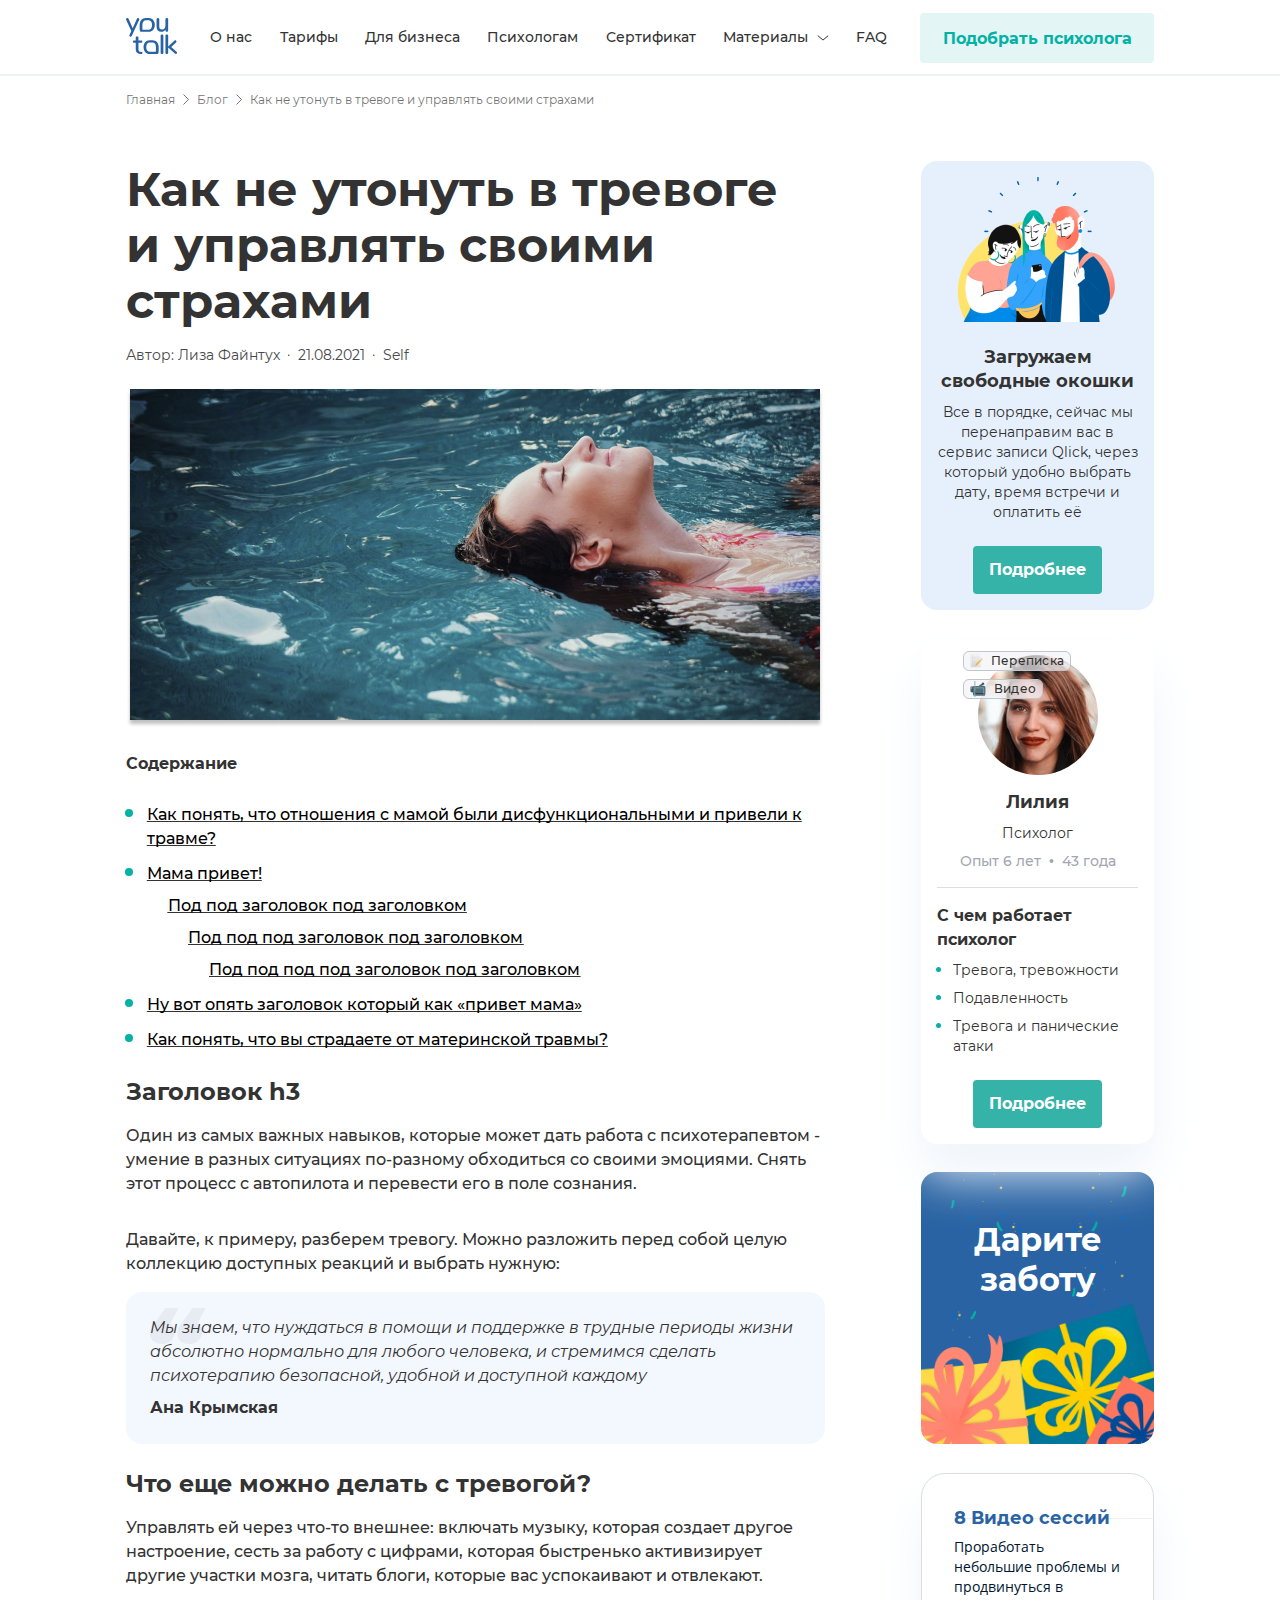
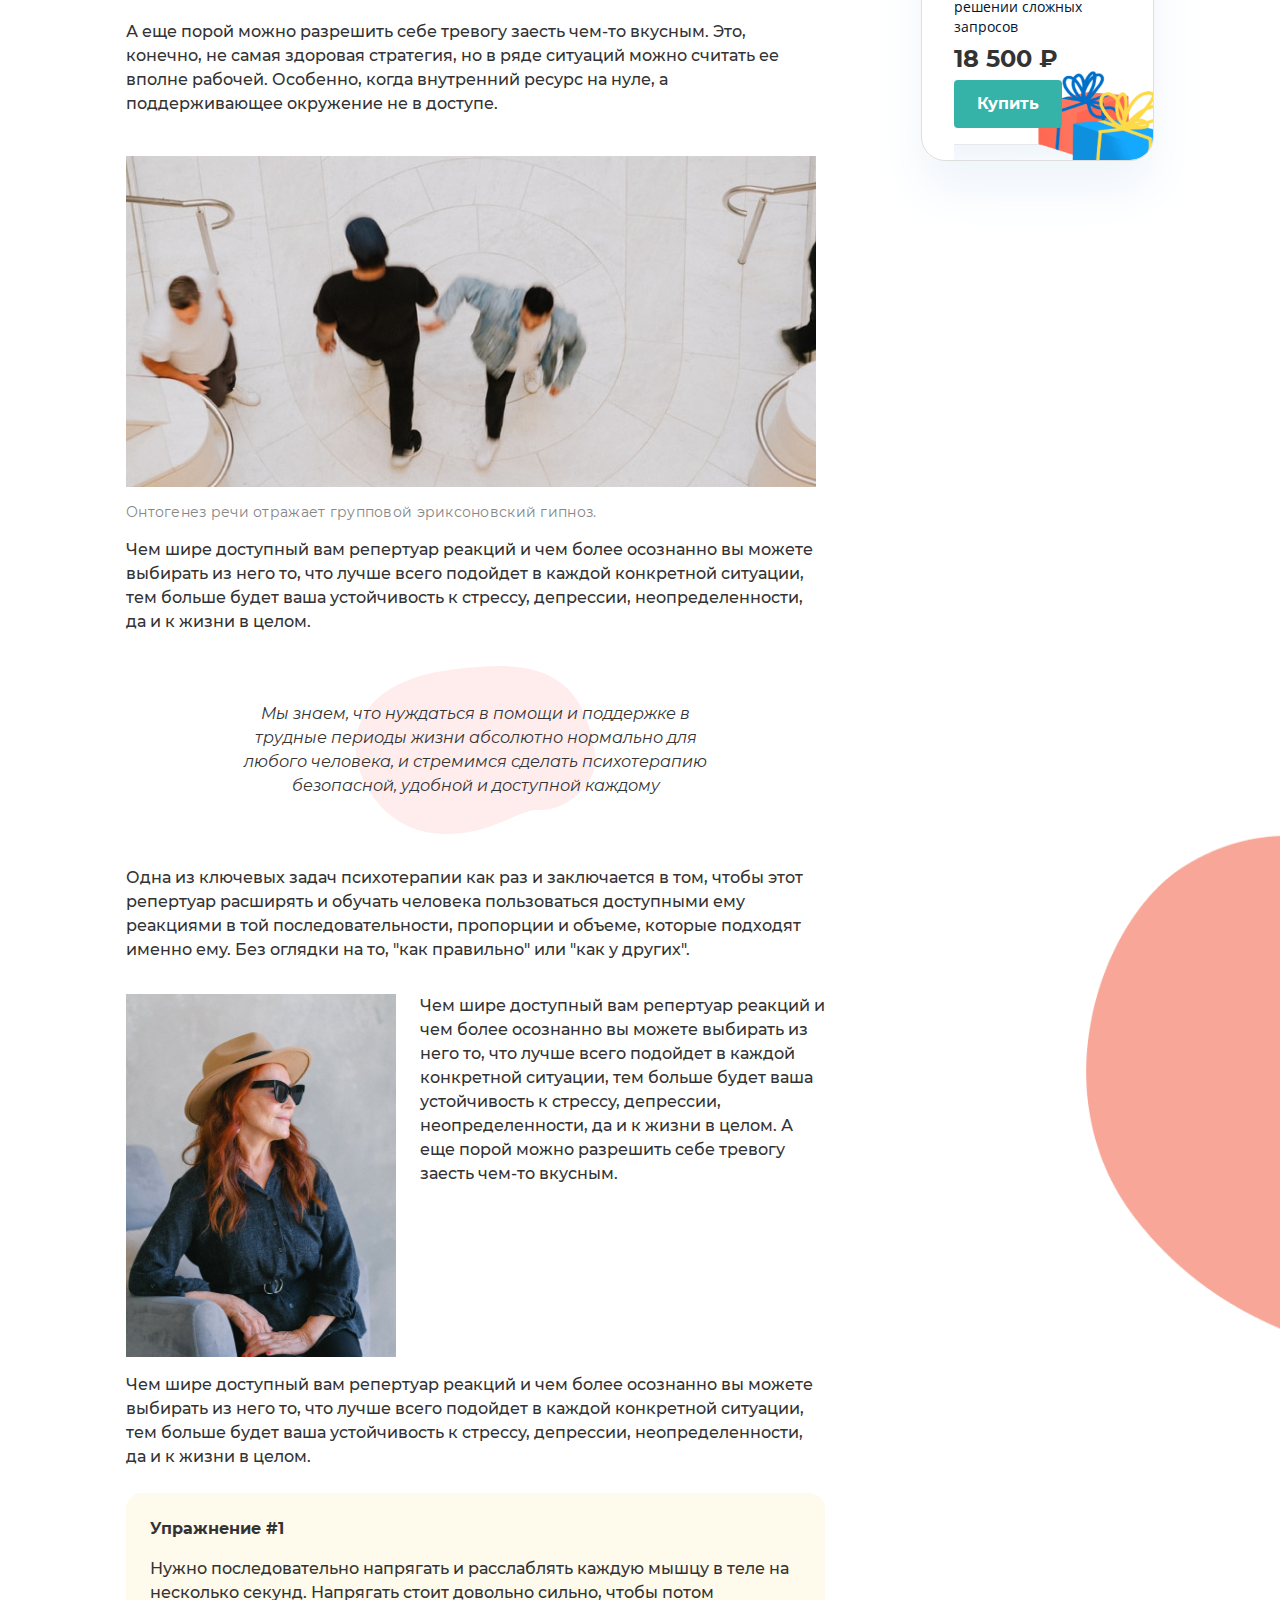
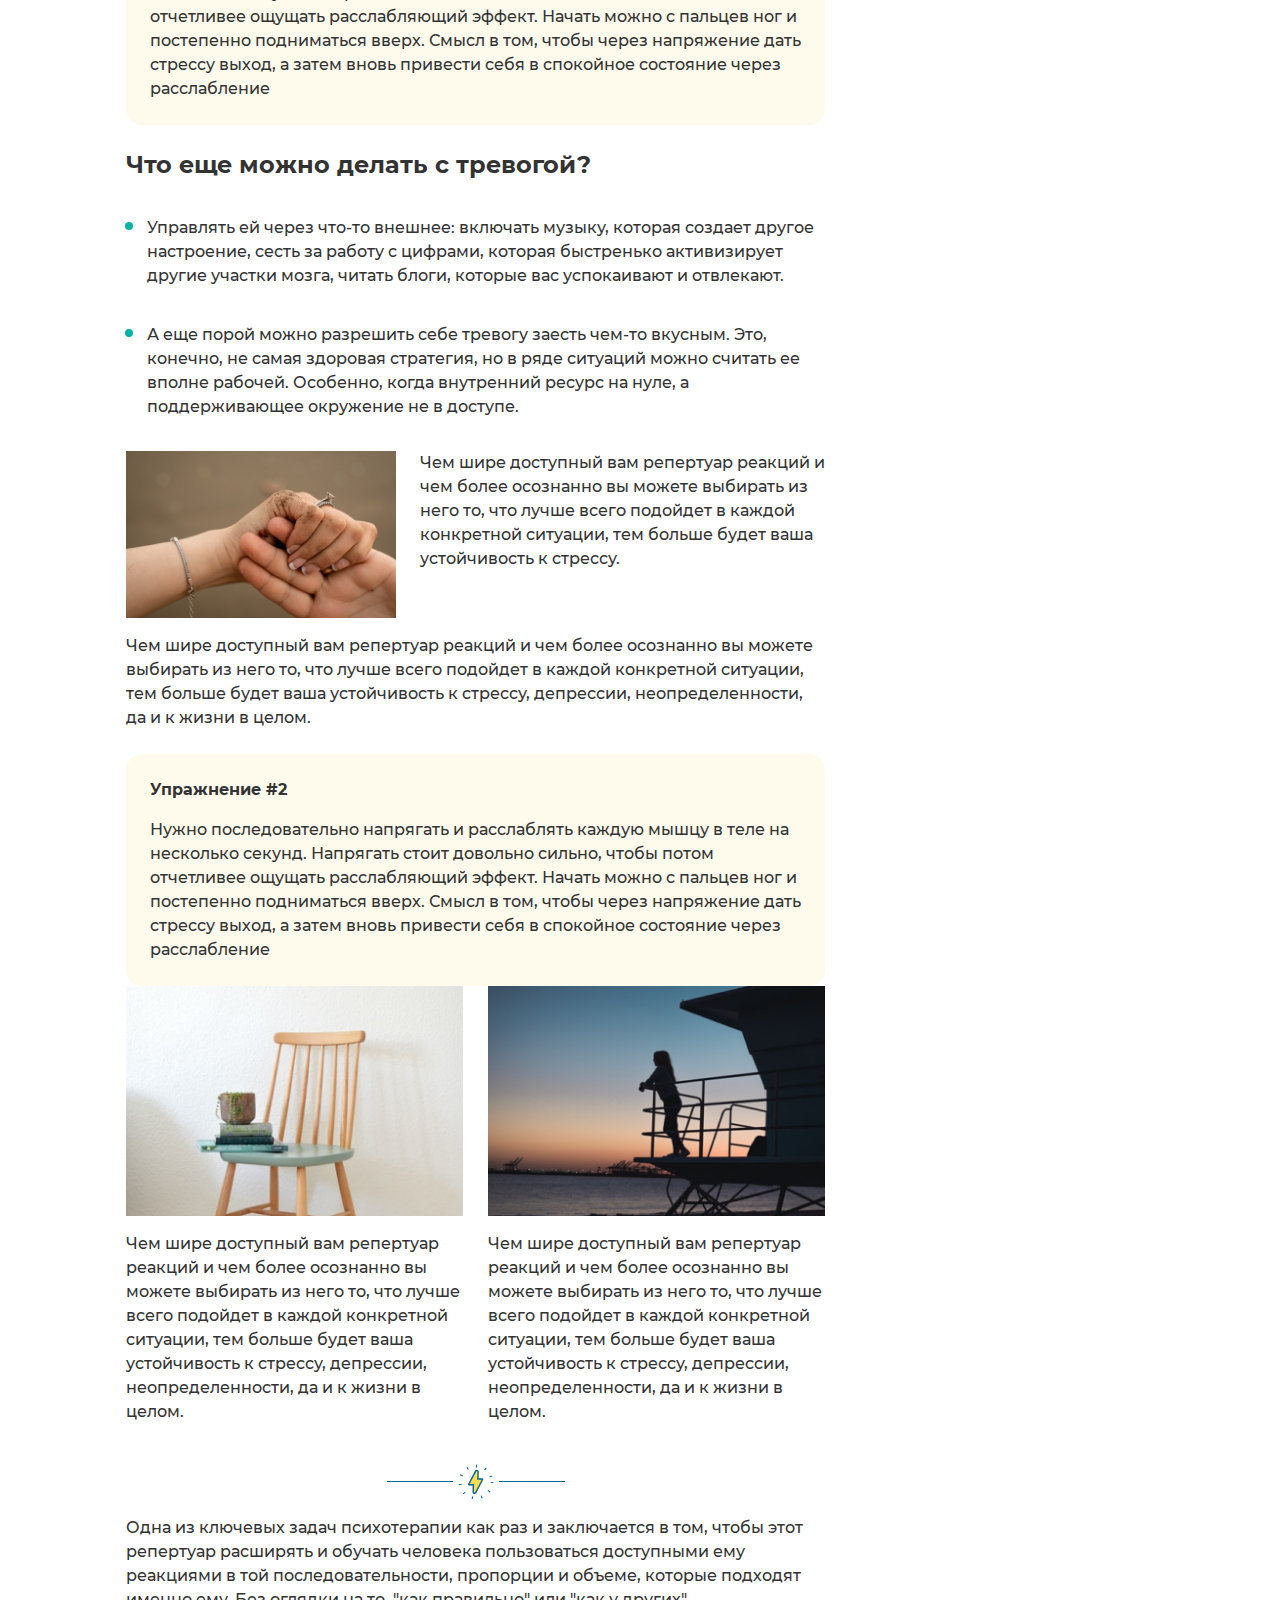
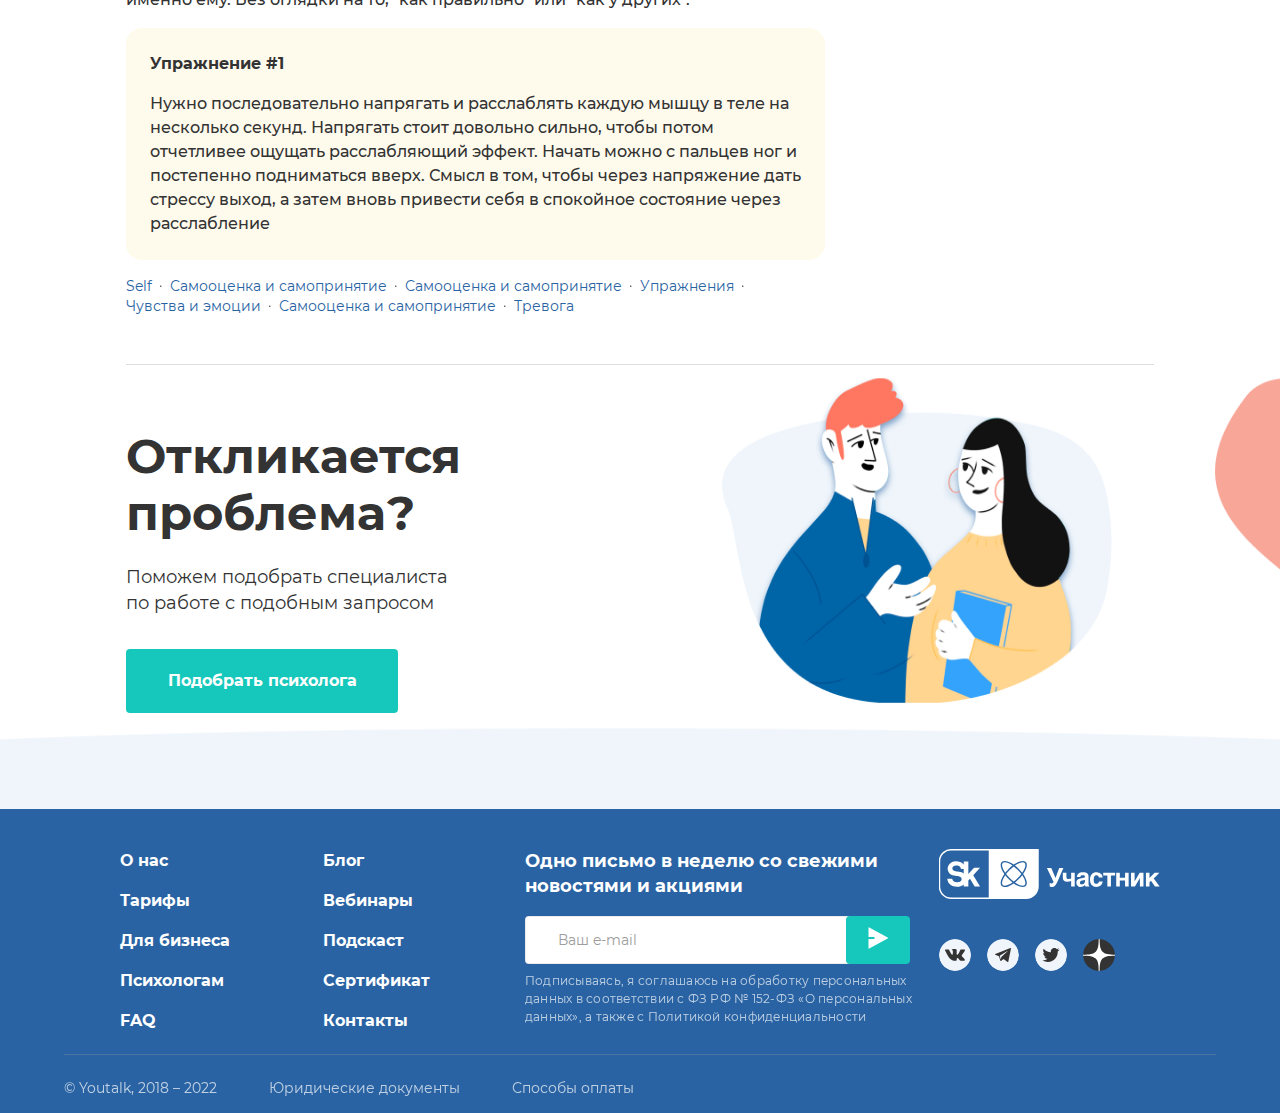
<file: article4.html>
<!DOCTYPE html>
<html lang="en">
<head>
    <meta charset="UTF-8">
    <meta name="viewport" content="width=device-width, initial-scale=1.0">
    <title>You Talk</title>
    <link rel="stylesheet" href="./style/main.css">
    <link rel="stylesheet" href="./style/reset.css">
</head>
<body>
    
    <div class="wrapper">
        
        <header class="header">
            <div class="logo"><a href="#"><svg class="logo__svg" width="51" height="36" viewBox="0 0 51 36" fill="none" xmlns="http://www.w3.org/2000/svg">
                <g clip-path="url(#clip0_4492_2245)">
                <path class="path" d="M13.3302 1.2804C13.3303 1.11943 13.2953 0.960409 13.2279 0.814578C13.1604 0.668747 13.0621 0.539666 12.9398 0.436463C12.6952 0.205117 12.3717 0.0779848 12.0367 0.0815367C11.8038 0.0777518 11.5746 0.140646 11.3756 0.262943C11.1562 0.404074 10.9896 0.614972 10.902 0.862374L6.73786 10.2114L2.56334 0.84397C2.47188 0.611079 2.31107 0.412633 2.10314 0.276053C1.89521 0.139474 1.65042 0.0715042 1.40259 0.0815367C1.04757 0.079776 0.703499 0.205576 0.431833 0.436463C0.296375 0.538044 0.186622 0.670551 0.111538 0.823162C0.036454 0.975774 -0.00183214 1.14416 -0.000193683 1.31458C-0.00164511 1.48194 0.034856 1.64742 0.106512 1.79833L5.31166 12.9772L3.45342 16.9839C3.3752 17.1552 3.3293 17.3398 3.31809 17.5281C3.31575 17.6859 3.35009 17.8421 3.41834 17.9841C3.48659 18.1261 3.58685 18.25 3.71107 18.3458C3.95587 18.5555 4.26716 18.6694 4.58814 18.6665C4.82369 18.6655 5.05368 18.5941 5.24919 18.4614C5.46262 18.3199 5.62866 18.1164 5.72546 17.8778L13.2235 1.79833C13.2944 1.63509 13.3308 1.45867 13.3302 1.2804Z"/>
                <path class="path" d="M39.5071 12.5118C39.4991 12.6807 39.5263 12.8493 39.5868 13.0069C39.6473 13.1645 39.7399 13.3075 39.8585 13.4267C39.982 13.5416 40.1267 13.6306 40.2844 13.6888C40.442 13.747 40.6095 13.7732 40.7772 13.7659C41.1428 13.7818 41.5002 13.6536 41.774 13.4083C41.9002 13.2915 42.0001 13.1486 42.067 12.9894C42.1339 12.8302 42.1662 12.6584 42.1618 12.4855V1.3908C42.1708 1.21084 42.1431 1.03093 42.0804 0.862232C42.0178 0.693535 41.9214 0.539656 41.7974 0.410152C41.5163 0.179307 41.1644 0.0543847 40.8022 0.0567829C40.4399 0.0591811 40.0897 0.188751 39.8116 0.423298C39.6856 0.549219 39.587 0.700291 39.522 0.866874C39.457 1.03346 39.4271 1.21189 39.4343 1.3908V7.79787C39.4343 8.94064 39.115 9.85819 38.4765 10.5505C38.1492 10.8971 37.7523 11.1689 37.3123 11.3476C36.8724 11.5262 36.3997 11.6077 35.926 11.5864C35.029 11.5864 34.3636 11.3322 33.9298 10.8239C33.4961 10.3157 33.28 9.52693 33.2818 8.45777V1.3908C33.2908 1.21084 33.2631 1.03093 33.2005 0.862232C33.1378 0.693535 33.0414 0.539656 32.9174 0.410152C32.7839 0.287248 32.6274 0.192539 32.4571 0.131589C32.2868 0.0706386 32.1062 0.0446762 31.9258 0.0552264C31.7423 0.044194 31.5584 0.0698661 31.3846 0.130771C31.2109 0.191677 31.0508 0.286617 30.9134 0.410152C30.7882 0.538814 30.6911 0.692558 30.6284 0.861466C30.5656 1.03037 30.5386 1.2107 30.5491 1.3908V8.48932C30.5491 12.0508 32.1505 13.8316 35.3534 13.8316C36.2042 13.8433 37.0441 13.6371 37.7946 13.2322C38.523 12.833 39.1186 12.2258 39.5071 11.4865V12.5118Z"/>
                <path class="path" d="M15.3551 33.8917L14.5977 33.8364C13.8794 33.7821 13.3442 33.5551 12.992 33.1555C12.6432 32.7559 12.4714 32.1275 12.4714 31.2731V24.6767H15.1339C15.4483 24.7007 15.7604 24.6071 16.0109 24.4138C16.1171 24.3137 16.2 24.191 16.2536 24.0546C16.3071 23.9182 16.33 23.7715 16.3207 23.6251C16.329 23.4788 16.3055 23.3324 16.2521 23.1962C16.1986 23.0599 16.1163 22.9371 16.0109 22.8364C15.7647 22.6328 15.4515 22.5305 15.1339 22.5498H12.461V19.7419C12.4712 19.5607 12.4427 19.3794 12.3776 19.2103C12.3125 19.0411 12.2123 18.888 12.0837 18.7613C11.8092 18.5154 11.4508 18.3871 11.0843 18.4037C10.9052 18.3942 10.7261 18.4207 10.5572 18.4817C10.3883 18.5426 10.2331 18.6367 10.1005 18.7587C9.97531 18.8873 9.8782 19.0411 9.81544 19.21C9.75268 19.3789 9.72567 19.5592 9.73614 19.7393V22.5498H8.11734C7.79965 22.5299 7.48629 22.6323 7.24028 22.8364C7.13405 22.9366 7.05098 23.0592 6.997 23.1955C6.94302 23.3319 6.91945 23.4785 6.92797 23.6251C6.92797 24.3262 7.32443 24.6767 8.11734 24.6767H9.73614V31.0838C9.73614 32.6271 10.0953 33.797 10.8162 34.5857C11.5371 35.3745 12.6224 35.8267 14.0798 35.9371L14.8086 35.9897C15.2321 36.0514 15.6639 35.9701 16.037 35.7583C16.1722 35.6685 16.282 35.5447 16.3555 35.399C16.4289 35.2533 16.4636 35.0908 16.456 34.9275C16.4634 34.7955 16.4441 34.6633 16.3994 34.539C16.3547 34.4147 16.2854 34.3009 16.1957 34.2045C15.959 34.0065 15.6624 33.8961 15.3551 33.8917Z"/>
                <path class="path" d="M36.0118 16.4976C35.6534 16.4854 35.3031 16.6071 35.028 16.8394C34.8939 16.9653 34.7892 17.1198 34.7217 17.2917C34.6541 17.4637 34.6254 17.6486 34.6376 17.8332V34.683C34.6246 34.8657 34.6529 35.0489 34.7206 35.2189C34.7882 35.3888 34.8934 35.5409 35.028 35.6636C35.3067 35.8877 35.6558 36.0034 36.0118 35.9896C36.3648 36.0049 36.7111 35.8889 36.9851 35.6636C37.1159 35.5385 37.2176 35.3857 37.2828 35.2161C37.3481 35.0465 37.3753 34.8644 37.3625 34.683V17.8332C37.3745 17.6498 37.347 17.466 37.2819 17.2944C37.2167 17.1228 37.1155 16.9676 36.9851 16.8394C36.7147 16.606 36.3672 16.484 36.0118 16.4976Z"/>
                <path class="path" d="M50.5131 33.6997L45.2247 28.9831L50.0291 24.54C50.1683 24.4229 50.2814 24.2773 50.3608 24.1128C50.4402 23.9482 50.4841 23.7686 50.4897 23.5856C50.4811 23.2483 50.3445 22.9273 50.1081 22.689C49.8716 22.4506 49.5536 22.3133 49.2197 22.3053C48.8832 22.327 48.5664 22.473 48.3296 22.7154L42.1771 28.5204V17.8332C42.1897 17.6498 42.1624 17.4658 42.0972 17.2941C42.032 17.1225 41.9305 16.9673 41.7997 16.8394C41.5303 16.606 41.1836 16.4839 40.829 16.4976C40.4698 16.4853 40.1186 16.6069 39.8426 16.8394C39.7085 16.9653 39.6038 17.1198 39.5363 17.2918C39.4687 17.4637 39.44 17.6487 39.4522 17.8332V34.6593C39.44 34.8443 39.4687 35.0296 39.5362 35.202C39.6037 35.3743 39.7084 35.5293 39.8426 35.6557C40.119 35.8873 40.4701 36.008 40.829 35.9949C41.1833 36.0094 41.53 35.8882 41.7997 35.6557C41.9306 35.5273 42.0321 35.3717 42.0973 35.1996C42.1624 35.0275 42.1897 34.8431 42.1771 34.6593V29.6115L48.8969 35.6084C49.1412 35.8532 49.4716 35.9903 49.8156 35.9896C49.9738 35.9905 50.1303 35.9568 50.2745 35.891C50.4187 35.8253 50.5471 35.7289 50.6511 35.6084C50.8844 35.3667 51.0135 35.0416 51.0102 34.704C51.0095 34.5092 50.9643 34.3173 50.8781 34.1431C50.7918 33.9689 50.667 33.8171 50.5131 33.6997Z"/>
                <path class="path" d="M15.3343 13.8212H22.33C23.5218 13.8473 24.6994 13.5563 25.7446 12.9773C26.719 12.417 27.5076 11.5782 28.0114 10.5664C28.5603 9.4342 28.8325 8.18555 28.8052 6.92515C28.8357 5.65685 28.5634 4.39979 28.0114 3.26021C27.5092 2.24593 26.7203 1.40505 25.7446 0.844087C24.6994 0.265099 23.5218 -0.0259512 22.33 0.000152312H20.1204C18.9295 -0.0259836 17.7527 0.265083 16.7085 0.844087C15.7316 1.40353 14.9423 2.24482 14.4416 3.26021C13.8888 4.39956 13.6156 5.65664 13.6452 6.92515V10.7794C13.6452 13.001 14.2074 13.8212 15.3343 13.8212ZM17.3695 3.41796C18.0184 2.61171 18.9354 2.20858 20.1204 2.20858H22.33C23.5168 2.20858 24.4346 2.61346 25.0835 3.42322C25.7325 4.23297 26.056 5.40028 26.0543 6.92515C26.0543 8.4693 25.7351 9.64099 25.0966 10.4402C24.4581 11.2395 23.5359 11.64 22.33 11.6417H16.43C16.43 11.6417 16.3962 8.46842 16.3962 6.92515C16.3962 5.38188 16.7215 4.23034 17.3695 3.41796Z"/>
                <path class="path" d="M29.6094 23.023C28.5657 22.4423 27.3887 22.1502 26.1974 22.1764H23.9878C22.7959 22.1515 21.6184 22.4434 20.5733 23.023C19.5977 23.5829 18.8087 24.4229 18.3064 25.4365C17.7604 26.5777 17.4927 27.8343 17.5257 29.1014C17.4952 30.3607 17.7629 31.609 18.3064 32.7427C18.8095 33.755 19.5983 34.594 20.5733 35.1536C21.6186 35.7322 22.7961 36.0232 23.9878 35.9975H30.9836C32.1131 35.9975 32.6726 35.1772 32.6726 32.9478V29.1014C32.7029 27.8328 32.4297 26.5756 31.8762 25.4365C31.3756 24.4218 30.5862 23.5813 29.6094 23.023ZM29.8879 33.818H23.9878C22.7855 33.818 21.8633 33.4184 21.2213 32.6191C20.5793 31.8199 20.261 30.6473 20.2662 29.1014C20.2662 27.5731 20.5898 26.4057 21.2369 25.5995C21.8841 24.7932 22.8011 24.3884 23.9878 24.3849H26.1974C27.3842 24.3849 28.302 24.7897 28.951 25.5995C29.5999 26.4092 29.9261 27.5766 29.9295 29.1014C29.9295 30.6447 29.8879 33.818 29.8879 33.818Z"/>
                </g>
                <defs>
                <clipPath id="clip0_4492_2245">
                <rect width="51" height="36" fill="white"/>
                </clipPath>
                </defs>
                </svg></a>
                </div>
            <nav class="navigation">
                <ul class="menu">
                    <li class="menu__item"><a href="#" class="menu__link"><div class="border__bottom"></div>О нас</a></li>
                    <li class="menu__item"><a href="#" class="menu__link"><div class="border__bottom"></div>Тарифы</a></li>
                    <li class="menu__item"><a href="#" class="menu__link"><div class="border__bottom"></div>Для бизнеса</a></li>
                    <li class="menu__item"><a href="#" class="menu__link"><div class="border__bottom"></div>Психологам</a></li>
                    <li class="menu__item"><a href="#" class="menu__link"><div class="border__bottom"></div>Сертификат</a></li>
                    <li class="menu__item"><a href="#" class="menu__link"><div class="border__bottom"></div>Материалы<svg class="materials_svg" width="12" height="6" viewBox="0 0 12 6" fill="none" xmlns="http://www.w3.org/2000/svg">
                        <path class="materials__path" d="M1.09998 0.899902L5.99998 5.0999L10.9 0.899902" stroke="#333333" stroke-linecap="round" stroke-linejoin="round" /></svg></a></li>
                    <li class="menu__item"><a href="#" class="menu__link"><div class="border__bottom"></div>FAQ</a></li>
                </ul>
            </nav>
            <button class="header__btn">Подобрать психолога</button>
            <button class="burger__menu">
                <div class="line__menu line__menu__top"></div>
                <div class="line__menu line__menu__midle"></div>
                <div class="line__menu line__menu__bottom"></div>
            </button>
        </header>
        <main class="main">
            <img src="./image/img_articles/background__article.png" alt="background" class="background__article">
            <div class="path__page__overflow__x">
                <div class="path__page">
                <a href="#" class="link__path__page">Главная</a>
                <svg width="6" height="12" viewBox="0 0 6 12" fill="none" xmlns="http://www.w3.org/2000/svg">
                    <path d="M0.8125 10.6875L2.375 9.125L5.5 6L2.375 2.875L0.8125 1.3125" stroke="#333333" stroke-opacity="0.7" stroke-linecap="round" stroke-linejoin="round" />
                </svg>
                <a href="#" class="link__path__page">Блог</a>
                <svg width="6" height="12" viewBox="0 0 6 12" fill="none" xmlns="http://www.w3.org/2000/svg">
                    <path d="M0.8125 10.6875L2.375 9.125L5.5 6L2.375 2.875L0.8125 1.3125" stroke="#333333" stroke-opacity="0.7" stroke-linecap="round" stroke-linejoin="round" />
                </svg>
                <a href="#" class="link__path__page">Как не утонуть в тревоге и управлять своими страхами</a>
                </div>
            </div>
            <div class="main__content">
                <div class="article__page">
                    <h1 class="article__page__title">Как не утонуть в тревоге и управлять своими страхами</h1>
                    <div class="author__date">
                        <a href="#" class="author__article author__date__elem">Автор: Лиза Файнтух</a>
                        <svg width="2" height="2" viewBox="0 0 2 2" fill="none" xmlns="http://www.w3.org/2000/svg">
                            <path d="M0.764 1.976C0.549333 1.976 0.372 1.906 0.232 1.766C0.0920001 1.61667 0.0220001 1.43 0.0220001 1.206C0.0220001 0.982 0.0920001 0.8 0.232 0.66C0.372 0.510667 0.549333 0.436 0.764 0.436C0.978667 0.436 1.156 0.510667 1.296 0.66C1.44533 0.8 1.52 0.982 1.52 1.206C1.52 1.43 1.44533 1.61667 1.296 1.766C1.156 1.906 0.978667 1.976 0.764 1.976Z" fill="#494949"/>
                        </svg>
                        <a href="#" class="article__page__date author__date__elem">21.08.2021</a>
                        <svg width="2" height="2" viewBox="0 0 2 2" fill="none" xmlns="http://www.w3.org/2000/svg">
                            <path d="M0.764 1.976C0.549333 1.976 0.372 1.906 0.232 1.766C0.0920001 1.61667 0.0220001 1.43 0.0220001 1.206C0.0220001 0.982 0.0920001 0.8 0.232 0.66C0.372 0.510667 0.549333 0.436 0.764 0.436C0.978667 0.436 1.156 0.510667 1.296 0.66C1.44533 0.8 1.52 0.982 1.52 1.206C1.52 1.43 1.44533 1.61667 1.296 1.766C1.156 1.906 0.978667 1.976 0.764 1.976Z" fill="#494949"/>
                        </svg>
                        <a href="#" class="hashtag__link author__date__elem">Self</a>
                    </div>
                    <img class="article__page__img" src="./image/img_articles/article.png" alt="Как не утонуть в тревоге и управлять своими страхами">
                    <h4 class="article__page__content">Содержание</h4>
                    <ul class="content__ul">
                        <li class="content__li"><a class="content__li__link" href="#">Как понять, что отношения с мамой были дисфункциональными и привели к травме?</a></li>
                        <li class="content__li"><a class="content__li__link" href="#">Мама привет!</a>
                            <ul class="under__content__ul">
                                <li class="content__li under__content__li"><a class="content__li__link" href="#">Под под заголовок под заголовком</a>
                                    <ul class="under__content__ul">
                                        <li class="content__li under__content__li">
                                            <a class="content__li__link" href="#">Под под под заголовок под заголовком</a>
                                            <ul class="under__content__ul">
                                                <li class="content__li under__content__li">
                                                    <a class="content__li__link" href="#">Под под под под заголовок под заголовком</a>
                                                </li>
                                                
                                            </ul>
                                        </li>
                                    </ul>
                                </li>
                            </ul>
                        </li>
                        <li class="content__li">
                            <a class="content__li__link" href="#">Ну вот опять заголовок который как «привет мама»</a>
                        </li>
                        <li class="content__li">
                            <a class="content__li__link" href="#">Как понять, что вы страдаете от материнской травмы?</a>
                        </li>
                    </ul>
                    <h3 class="section__title">Заголовок h3</h3>
                    <p class="section__content">Один из самых важных навыков, которые может дать работа с психотерапевтом - умение в разных ситуациях по-разному обходиться со своими эмоциями.  Снять этот процесс с автопилота и перевести его в поле сознания.</p>
                    <p class="section__content">Давайте, к примеру, разберем тревогу. Можно разложить перед собой целую коллекцию доступных реакций и выбрать нужную:</p>
                    <div class="citation">
                        <svg class="citation__svg" width="56" height="36" viewBox="0 0 56 36" fill="none" xmlns="http://www.w3.org/2000/svg">
                            <path opacity="0.06" d="M20.4354 15.3529C21.8727 16.2941 22.9664 17.5 23.7163 18.9706C24.4662 20.3824 24.8412 21.9706 24.8412 23.7353C24.8412 27.3824 23.5601 30.3529 20.9978 32.6471C18.4356 34.8824 15.2797 36 11.5301 36C8.09292 36 5.31195 35.0294 3.18717 33.0882C1.06239 31.1471 0 28.6176 0 25.5C0 23.9118 0.312468 22.3824 0.937404 20.9118C1.56234 19.4412 2.71847 17.5588 4.4058 15.2647L15.4672 0H28.5908L20.4354 15.3529ZM47.6201 15.3529C49.0574 16.2941 50.1511 17.5 50.901 18.9706C51.6509 20.3824 52.0259 21.9706 52.0259 23.7353C52.0259 27.3824 50.7448 30.3529 48.1825 32.6471C45.6203 34.8824 42.4644 36 38.7148 36C35.2776 36 32.4967 35.0294 30.3719 33.0882C28.2471 31.1471 27.1847 28.6176 27.1847 25.5C27.1847 23.9118 27.4972 22.3824 28.1221 20.9118C28.747 19.4412 29.9032 17.5588 31.5905 15.2647L42.6519 0H55.7755L47.6201 15.3529Z" fill="#333333" />
                        </svg>
                        <span class="citation__content">Мы знаем, что нуждаться в помощи и поддержке в трудные периоды жизни абсолютно нормально для любого человека, и стремимся сделать психотерапию безопасной, удобной и доступной каждому</span>
                        <span class="citation__author">Ана Крымская</span>
                    </div>
                    <h3 class="section__title">Что еще можно делать с тревогой?</h3>
                    <ul>
                        <li class="section__content">Управлять ей через что-то внешнее: включать музыку, которая создает другое настроение, сесть за работу с цифрами, которая быстренько активизирует другие участки мозга, читать блоги, которые вас успокаивают и отвлекают.</li>
                        <li class="section__content">А еще порой можно разрешить себе тревогу заесть чем-то вкусным. Это, конечно, не самая здоровая стратегия, но в ряде ситуаций можно считать ее вполне рабочей. Особенно, когда внутренний ресурс на нуле, а поддерживающее окружение не в доступе.</li>
                    </ul>
                    <img class="article__page__img" src="./image/img_articles/article_content.png" alt="Онтогенез речи отражает групповой эриксоновский гипноз.">
                    <span class="img__label">Онтогенез речи отражает групповой эриксоновский гипноз.</span>
                    <p class="section__content">Чем шире доступный вам репертуар реакций и чем более осознанно вы можете выбирать из него то, что лучше всего подойдет в каждой конкретной ситуации, тем больше будет ваша устойчивость к стрессу, депрессии, неопределенности, да и к жизни в целом.</p>
                    <div class="footnote">
                        <svg class="footnote_svg" width="241" height="168" viewBox="0 0 241 168" fill="none" xmlns="http://www.w3.org/2000/svg">
                            <path d="M240.219 89.2085C228.379 -4.63565 166.261 -4.64452 101.174 3.03562C36.088 10.7158 8.49893 36.3869 1.55027 69.2546C-5.39839 102.122 22.3612 160.543 78.0336 167.097C133.706 173.652 162.074 142.299 184.985 143.914C207.896 145.529 244.044 119.5 240.219 89.2085Z" fill="#FFEDEE" />
                        </svg>
                        <span class="footnote__content">Мы знаем, что нуждаться в помощи и поддержке в трудные периоды жизни абсолютно нормально для любого человека, и стремимся сделать психотерапию безопасной, удобной и доступной каждому</span>
                    </div>
                    <p class="section__content">Одна из ключевых задач психотерапии как раз и заключается в том, чтобы этот репертуар расширять и обучать человека пользоваться доступными ему реакциями в той последовательности, пропорции и объеме, которые подходят именно ему. Без оглядки на то, "как правильно" или "как у других".</p>
                    <div class="foto__content">
                        <img src="./image/img_articles/foto__author.png" alt="Лиза Файнтух" class="foto__author">
                        <p class="section__content">Чем шире доступный вам репертуар реакций и чем более осознанно вы можете выбирать из него то, что лучше всего подойдет в каждой конкретной ситуации, тем больше будет ваша устойчивость к стрессу, депрессии, неопределенности, да и к жизни в целом. А еще порой можно разрешить себе тревогу заесть чем-то вкусным.</p>
                    </div>
                    <p class="section__content section__content__exercise__top">Чем шире доступный вам репертуар реакций и чем более осознанно вы можете выбирать из него то, что лучше всего подойдет в каждой конкретной ситуации, тем больше будет ваша устойчивость к стрессу, депрессии, неопределенности, да и к жизни в целом.</p>
                    <div class="exercise">
                        <h4 class="exercise__title">Упражнение #1</h4>
                        <p class="exercise__content">Нужно последовательно напрягать и расслаблять каждую мышцу в теле на несколько секунд. Напрягать стоит довольно сильно, чтобы потом отчетливее ощущать расслабляющий эффект. Начать можно с пальцев ног и постепенно подниматься вверх. Смысл в том, чтобы через напряжение дать стрессу выход, а затем вновь привести себя в спокойное состояние через расслабление</p>
                    </div>
                    <h3 class="section__title">Что еще можно делать с тревогой?</h3>
                    <ul class="content__ul section__content__ul">
                        <li class="content__li section__content">Управлять ей через что-то внешнее: включать музыку, которая создает другое настроение, сесть за работу с цифрами, которая быстренько активизирует другие участки мозга, читать блоги, которые вас успокаивают и отвлекают.</li>
                        <li class="content__li section__content">А еще порой можно разрешить себе тревогу заесть чем-то вкусным. Это, конечно, не самая здоровая стратегия, но в ряде ситуаций можно считать ее вполне рабочей. Особенно, когда внутренний ресурс на нуле, а поддерживающее окружение не в доступе.</li>
                    </ul>
                    <div class="foto__content">
                        <img src="./image/img_articles/foto_article.png" alt="Что еще можно делать с тревогой?" class="foto__article">
                        <p class="section__content">Чем шире доступный вам репертуар реакций и чем более осознанно вы можете выбирать из него то, что лучше всего подойдет в каждой конкретной ситуации, тем больше будет ваша устойчивость к стрессу.</p>
                    </div>
                    <p class="section__content section__content__exercise__top">Чем шире доступный вам репертуар реакций и чем более осознанно вы можете выбирать из него то, что лучше всего подойдет в каждой конкретной ситуации, тем больше будет ваша устойчивость к стрессу, депрессии, неопределенности, да и к жизни в целом.</p>
                    <div class="exercise">
                        <h4 class="exercise__title">Упражнение #2</h4>
                        <p class="exercise__content">Нужно последовательно напрягать и расслаблять каждую мышцу в теле на несколько секунд. Напрягать стоит довольно сильно, чтобы потом отчетливее ощущать расслабляющий эффект. Начать можно с пальцев ног и постепенно подниматься вверх. Смысл в том, чтобы через напряжение дать стрессу выход, а затем вновь привести себя в спокойное состояние через расслабление</p>
                    </div>
                    <div class="card__section">
                        <div class="card__article__content1">
                        <img src="./image/img_articles/card__article__content1.png" alt="Как не утонуть в тревоге и управлять своими страхами" class="card__article__content__img">
                        <p class="section__content">Чем шире доступный вам репертуар реакций и чем более осознанно вы можете выбирать из него то, что лучше всего подойдет в каждой конкретной ситуации, тем больше будет ваша устойчивость к стрессу, депрессии, неопределенности, да и к жизни в целом.</p>
                    </div>
                        <div class="card__article__content2">
                        <img src="./image/img_articles/card__article__content2.png" alt="Как не утонуть в тревоге и управлять своими страхами" class="card__article__content__img">
                        <p class="section__content">Чем шире доступный вам репертуар реакций и чем более осознанно вы можете выбирать из него то, что лучше всего подойдет в каждой конкретной ситуации, тем больше будет ваша устойчивость к стрессу, депрессии, неопределенности, да и к жизни в целом.</p>
                    </div>
                        <svg class="card__section__svg" width="178" height="36" viewBox="0 0 178 36" fill="none" xmlns="http://www.w3.org/2000/svg">
                        <line x1="112" y1="17.5" x2="178" y2="17.5" stroke="#0063A8"/>
                        <line y1="17.5" x2="66" y2="17.5" stroke="#0063A8"/>
                        <circle cx="89" cy="18" r="16" stroke="#0063A8" stroke-width="2.76396" stroke-dasharray="0.98 8.39"/>
                        <mask id="path-4-inside-1_4492_267" fill="white">
                        <path fill-rule="evenodd" clip-rule="evenodd" d="M88.0139 6.81253L81.1081 19.9673C80.7586 20.6332 81.2415 21.4321 81.9935 21.4321H85.6764L85.4965 27.9453C85.4379 30.0635 88.2816 30.8063 89.2665 28.9302L96.1723 15.7754C96.5219 15.1095 96.0389 14.3106 95.2869 14.3106H91.604L91.784 7.79739C91.8425 5.67922 88.9988 4.93637 88.0139 6.81253Z"/>
                        </mask>
                        <path fill-rule="evenodd" clip-rule="evenodd" d="M88.0139 6.81253L81.1081 19.9673C80.7586 20.6332 81.2415 21.4321 81.9935 21.4321H85.6764L85.4965 27.9453C85.4379 30.0635 88.2816 30.8063 89.2665 28.9302L96.1723 15.7754C96.5219 15.1095 96.0389 14.3106 95.2869 14.3106H91.604L91.784 7.79739C91.8425 5.67922 88.9988 4.93637 88.0139 6.81253Z" fill="#FFDF4E"/>
                        <path d="M81.1081 19.9673L82.337 20.6124L81.1081 19.9673ZM88.0139 6.81253L89.2427 7.45762V7.45762L88.0139 6.81253ZM85.6764 21.4321L87.0638 21.4705L87.1032 20.0443H85.6764V21.4321ZM85.4965 27.9453L84.1091 27.907L85.4965 27.9453ZM89.2665 28.9302L88.0377 28.2851L89.2665 28.9302ZM96.1723 15.7754L97.4011 16.4204L96.1723 15.7754ZM91.604 14.3106L90.2167 14.2722L90.1773 15.6984H91.604V14.3106ZM91.784 7.79739L93.1713 7.83572L91.784 7.79739ZM82.337 20.6124L89.2427 7.45762L86.7851 6.16745L79.8793 19.3223L82.337 20.6124ZM81.9935 20.0443C82.2852 20.0443 82.4725 20.3542 82.337 20.6124L79.8793 19.3223C79.0446 20.9123 80.1978 22.82 81.9935 22.82V20.0443ZM85.6764 20.0443H81.9935V22.82H85.6764V20.0443ZM86.8838 27.9836L87.0638 21.4705L84.2891 21.3938L84.1091 27.907L86.8838 27.9836ZM88.0377 28.2851C87.7363 28.8593 86.8659 28.632 86.8838 27.9836L84.1091 27.907C84.01 31.495 88.827 32.7534 90.4954 29.5753L88.0377 28.2851ZM94.9435 15.1303L88.0377 28.2851L90.4954 29.5753L97.4011 16.4204L94.9435 15.1303ZM95.2869 15.6984C94.9952 15.6984 94.8079 15.3885 94.9435 15.1303L97.4011 16.4204C98.2358 14.8304 97.0827 12.9227 95.2869 12.9227V15.6984ZM91.604 15.6984H95.2869V12.9227H91.604V15.6984ZM90.3966 7.75906L90.2167 14.2722L92.9913 14.3489L93.1713 7.83572L90.3966 7.75906ZM89.2427 7.45762C89.5442 6.88339 90.4146 7.11074 90.3966 7.75906L93.1713 7.83572C93.2704 4.24771 88.4535 2.98934 86.7851 6.16745L89.2427 7.45762Z" fill="#0063A8" mask="url(#path-4-inside-1_4492_267)"/>
                    </svg>
                    </div>
                    <p class="section__content">Одна из ключевых задач психотерапии как раз и заключается в том, чтобы этот репертуар расширять и обучать человека пользоваться доступными ему реакциями в той последовательности, пропорции и объеме, которые подходят именно ему. Без оглядки на то, "как правильно" или "как у других".</p>
                    <div class="exercise">
                        <h4 class="exercise__title">Упражнение #1</h4>
                        <p class="exercise__content">Нужно последовательно напрягать и расслаблять каждую мышцу в теле на несколько секунд. Напрягать стоит довольно сильно, чтобы потом отчетливее ощущать расслабляющий эффект. Начать можно с пальцев ног и постепенно подниматься вверх. Смысл в том, чтобы через напряжение дать стрессу выход, а затем вновь привести себя в спокойное состояние через расслабление</p>
                    </div>
                    <div class="article__hashtags">
                        <a href="#" class="article__hashtags__link">Self</a>
                        <svg width="2" height="2" viewBox="0 0 2 2" fill="none" xmlns="http://www.w3.org/2000/svg">
                            <path d="M0.764 1.976C0.549333 1.976 0.372 1.906 0.232 1.766C0.0920001 1.61667 0.0220001 1.43 0.0220001 1.206C0.0220001 0.982 0.0920001 0.8 0.232 0.66C0.372 0.510667 0.549333 0.436 0.764 0.436C0.978667 0.436 1.156 0.510667 1.296 0.66C1.44533 0.8 1.52 0.982 1.52 1.206C1.52 1.43 1.44533 1.61667 1.296 1.766C1.156 1.906 0.978667 1.976 0.764 1.976Z" fill="#494949"/>
                        </svg>
                        <a href="#" class="article__hashtags__link">Самооценка и самопринятие</a>
                        <svg width="2" height="2" viewBox="0 0 2 2" fill="none" xmlns="http://www.w3.org/2000/svg">
                            <path d="M0.764 1.976C0.549333 1.976 0.372 1.906 0.232 1.766C0.0920001 1.61667 0.0220001 1.43 0.0220001 1.206C0.0220001 0.982 0.0920001 0.8 0.232 0.66C0.372 0.510667 0.549333 0.436 0.764 0.436C0.978667 0.436 1.156 0.510667 1.296 0.66C1.44533 0.8 1.52 0.982 1.52 1.206C1.52 1.43 1.44533 1.61667 1.296 1.766C1.156 1.906 0.978667 1.976 0.764 1.976Z" fill="#494949"/>
                        </svg>
                        <a href="#" class="article__hashtags__link">Самооценка и самопринятие</a>
                        <svg width="2" height="2" viewBox="0 0 2 2" fill="none" xmlns="http://www.w3.org/2000/svg">
                            <path d="M0.764 1.976C0.549333 1.976 0.372 1.906 0.232 1.766C0.0920001 1.61667 0.0220001 1.43 0.0220001 1.206C0.0220001 0.982 0.0920001 0.8 0.232 0.66C0.372 0.510667 0.549333 0.436 0.764 0.436C0.978667 0.436 1.156 0.510667 1.296 0.66C1.44533 0.8 1.52 0.982 1.52 1.206C1.52 1.43 1.44533 1.61667 1.296 1.766C1.156 1.906 0.978667 1.976 0.764 1.976Z" fill="#494949"/>
                        </svg>
                        <a href="#" class="article__hashtags__link">Упражнения</a>
                        <svg width="2" height="2" viewBox="0 0 2 2" fill="none" xmlns="http://www.w3.org/2000/svg">
                            <path d="M0.764 1.976C0.549333 1.976 0.372 1.906 0.232 1.766C0.0920001 1.61667 0.0220001 1.43 0.0220001 1.206C0.0220001 0.982 0.0920001 0.8 0.232 0.66C0.372 0.510667 0.549333 0.436 0.764 0.436C0.978667 0.436 1.156 0.510667 1.296 0.66C1.44533 0.8 1.52 0.982 1.52 1.206C1.52 1.43 1.44533 1.61667 1.296 1.766C1.156 1.906 0.978667 1.976 0.764 1.976Z" fill="#494949"/>
                        </svg>
                        <a href="#" class="article__hashtags__link">Чувства и эмоции</a>
                        <svg width="2" height="2" viewBox="0 0 2 2" fill="none" xmlns="http://www.w3.org/2000/svg">
                            <path d="M0.764 1.976C0.549333 1.976 0.372 1.906 0.232 1.766C0.0920001 1.61667 0.0220001 1.43 0.0220001 1.206C0.0220001 0.982 0.0920001 0.8 0.232 0.66C0.372 0.510667 0.549333 0.436 0.764 0.436C0.978667 0.436 1.156 0.510667 1.296 0.66C1.44533 0.8 1.52 0.982 1.52 1.206C1.52 1.43 1.44533 1.61667 1.296 1.766C1.156 1.906 0.978667 1.976 0.764 1.976Z" fill="#494949"/>
                        </svg>
                        <a href="#" class="article__hashtags__link">Самооценка и самопринятие</a>
                        <svg width="2" height="2" viewBox="0 0 2 2" fill="none" xmlns="http://www.w3.org/2000/svg">
                            <path d="M0.764 1.976C0.549333 1.976 0.372 1.906 0.232 1.766C0.0920001 1.61667 0.0220001 1.43 0.0220001 1.206C0.0220001 0.982 0.0920001 0.8 0.232 0.66C0.372 0.510667 0.549333 0.436 0.764 0.436C0.978667 0.436 1.156 0.510667 1.296 0.66C1.44533 0.8 1.52 0.982 1.52 1.206C1.52 1.43 1.44533 1.61667 1.296 1.766C1.156 1.906 0.978667 1.976 0.764 1.976Z" fill="#494949"/>
                        </svg>
                        <a href="#" class="article__hashtags__link">Тревога</a>
                    </div>
                    
                </div>
                <hr class="hr">
                <div class="selection">
                    
                    <div class="selection__information">
                        <h2 class="selection__title">Откликается проблема?</h2>
                        <p class="selection__content">Поможем подобрать специалиста по работе с подобным запросом</p>
                        <button class="selection__btn">Подобрать психолога</button>
                    </div>
                </div>
                <div class="marketing">
                    <article class="card__marketing ">
                        <img src="./image/img_articles/marketing_card1.png" alt="Загружаем свободные окошки" class="marketing__card__img">
                        <h4 class="marketing__card__title">Загружаем свободные окошки</h4>
                        <p class="marketing__card__content">Все в порядке, сейчас мы перенаправим вас в сервис записи Qlick, через который удобно выбрать дату,  время встречи и оплатить её</p>
                        <button class="marketing__card__btn marketing__card__btn__hover">Подробнее</button>
                    </article>
                    <article class="card__marketing">
                        <div class="hashtags marketing__hashtags">
                            <button class="hashtag__btn marketing__hashtag__link">
                                <svg class="hashtag__icon marketing__icon" width="13" height="13" viewBox="0 0 13 13" fill="none" xmlns="http://www.w3.org/2000/svg" xmlns:xlink="http://www.w3.org/1999/xlink">
                                    <rect width="13" height="13" fill="url(#pattern0_39914_768)"/>
                                    <defs>
                                    <pattern id="pattern0_39914_768" patternContentUnits="objectBoundingBox" width="1" height="1">
                                    <use xlink:href="#image0_39914_768" transform="scale(0.0078125)"/>
                                    </pattern>
                                    <image id="image0_39914_768" width="128" height="128" xlink:href="[data-uri]"/>
                                    </defs>
                                </svg>
                                <span class="marketing__span">Переписка</span>
                            </button>
                            <button class="hashtag__btn marketing__hashtag__link">
                                <svg class="hashtag__icon marketing__icon" width="16" height="16" viewBox="0 0 16 16" fill="none" xmlns="http://www.w3.org/2000/svg">
                                    <g clip-path="url(#clip0_39909_691)">
                                    <path d="M3.8875 11.205H0.96375C0.86 11.205 0.77125 11.1363 0.745 11.0363C0.66 10.71 0.5 9.87002 0.5 8.18627C0.5 6.62502 0.6375 5.98252 0.72625 5.73127C0.7575 5.64127 0.84375 5.58252 0.93875 5.58252H3.8875V11.205Z" fill="#37474F"/>
                                    <path d="M8.26 5.25127L12.545 2.02002L13.7663 3.55002L11.4763 5.27627L8.26 5.25127Z" fill="#455A64"/>
                                    <path d="M12.475 4.91113C12.475 4.68738 12.7537 4.50488 13.0987 4.50488C13.4425 4.50488 13.7225 4.68613 13.7225 4.91113C13.7212 5.13488 12.475 5.13488 12.475 4.91113Z" fill="#82AEC0"/>
                                    <path d="M10.645 4.91113C10.645 4.68738 10.9238 4.50488 11.2688 4.50488C11.6125 4.50488 11.8925 4.68613 11.8925 4.91113C11.8913 5.13488 10.645 5.13488 10.645 4.91113Z" fill="#82AEC0"/>
                                    <path d="M14.2263 14.6638H4.07375C3.505 14.6638 3.18 14.22 3.04375 13.6588C3.04375 13.6588 2.76 12.5538 2.76 9.88877C2.76 7.22377 3.04375 5.90002 3.04375 5.90002C3.10125 5.41752 3.505 4.89502 4.07375 4.89502H14.225C14.7938 4.89502 15.1913 5.25377 15.255 5.90002C15.255 5.90002 15.4988 7.29377 15.4988 9.80002C15.4988 12.3063 15.255 13.6588 15.255 13.6588C15.2563 14.2138 14.795 14.6638 14.2263 14.6638Z" fill="#546E7A"/>
                                    <path d="M12.2337 2.26008C12.2337 2.26008 12.5712 2.43133 12.915 2.92008C13.2587 3.41008 13.45 3.80383 13.45 3.80383L14.2612 3.59883C14.3825 3.54008 14.4375 3.38383 14.3912 3.23258C14.325 3.01383 14.2275 2.61008 13.9125 2.17258C13.4637 1.54883 12.99 1.34383 12.8037 1.33758C12.7075 1.33383 12.6237 1.39133 12.5812 1.48633L12.2337 2.26008Z" fill="#37474F"/>
                                    <path d="M13.7112 12.9487H5.53C5.21 12.9487 4.95125 12.69 4.95125 12.37V11.2437L4.32375 11.2487L4.3175 10.56L5.14625 10.5537H5.15C5.30125 10.5537 5.44125 10.6225 5.5375 10.7437C5.6075 10.8337 5.63875 10.9462 5.63875 11.06V12.26H13.3812L13.8375 12.9037C13.8025 12.9325 13.7575 12.9487 13.7112 12.9487Z" fill="#263238"/>
                                    <path d="M4.3975 8.75488H5.35125" stroke="#82AEC0" stroke-width="32.975" stroke-miterlimit="10"/>
                                    <path d="M13.3712 12.2614C13.3712 12.2614 13.4775 11.3801 13.4775 9.77886C13.4775 8.57511 13.2975 7.78011 13.2075 7.45886C13.1812 7.36386 13.0937 7.29886 12.995 7.29886H5.73625C5.54625 7.29886 5.105 6.61011 5.295 6.61011H13.405C13.5825 6.61011 13.74 6.72636 13.79 6.89761C13.9262 7.36761 14.1662 8.38886 14.1662 9.77886C14.1662 11.3701 13.9787 12.4401 13.8987 12.8064C13.8887 12.8539 13.8587 12.8926 13.8187 12.9164L13.3712 12.2614Z" fill="#82AEC0"/>
                                    <path d="M4.27875 6.5849C4.50242 6.5849 4.68375 6.40358 4.68375 6.1799C4.68375 5.95623 4.50242 5.7749 4.27875 5.7749C4.05507 5.7749 3.87375 5.95623 3.87375 6.1799C3.87375 6.40358 4.05507 6.5849 4.27875 6.5849Z" fill="#F44336"/>
                                    <path opacity="0.49" d="M0.958753 5.95618C0.768753 6.48493 0.727503 7.12993 0.761253 7.73368C0.766253 7.82368 0.842503 7.89368 0.933753 7.89493L2.28625 7.90993C2.38375 7.91118 2.4625 7.83118 2.4625 7.73368C2.46 7.18993 2.51125 6.58743 2.645 6.05118C2.6725 5.94118 2.58875 5.83618 2.47625 5.83618L1.12125 5.84243C1.04875 5.84243 0.982503 5.88743 0.958753 5.95618Z" fill="#82AEC0"/>
                                    <path d="M1.545 11.2025C1.2825 9.34002 1.3175 7.30127 1.6375 5.58252H1.3875C1.07125 7.30627 1.03875 9.33877 1.29625 11.2025H1.545Z" fill="#82AEC0"/>
                                    <path d="M1.34125 5.84009C1.2375 6.48384 1.165 7.21759 1.1375 7.89509L1.38375 7.89634C1.41125 7.21634 1.4875 6.48384 1.5925 5.84009H1.34125Z" fill="#B9E4EA"/>
                                    </g>
                                    <defs>
                                    <clipPath id="clip0_39909_691">
                                    <rect width="16" height="16" fill="white"/>
                                    </clipPath>
                                    </defs>
                                </svg>
                                <span class="marketing__span">Видео</span>
                            </button>
                        </div>
                        <img src="./image/img_articles/marketing_card2.png" alt="Лилия" class="marketing__card__foto">
                        <h4 class="marketing__card__title">Лилия</h4>
                        <p class="marketing__card__content">Психолог</p>
                        <div class="experience__container">
                            <span class="experience">Опыт 6 лет</span>
                            <svg width="5" height="4" viewBox="0 0 5 4" fill="none" xmlns="http://www.w3.org/2000/svg">
                            <circle cx="2.5" cy="2" r="2" fill="#A2A7B1"/>
                            </svg>
                            <span class="experience">43 года</span>
                        </div>
                        <div class="price">
                            <hr class="price__hr">
                            <h4 class="price__title">С чем работает психолог</h4>
                            <ul class="price__ul">
                                <li class="price__li">Тревога, тревожности</li>
                                <li class="price__li">Подавленность</li>
                                <li class="price__li">Тревога и панические атаки</li>
                            </ul>
                        </div>
                        <button class="marketing__card__btn"> Подробнее</button>
                    </article>
                    <div class="card__present__container">
                        <img src="./image/img_articles/marketing_card3.png" alt="present" class="card__present__container__img">
                        <a href="#">
                            <article class="card__present">
                                <h2 class="card__present__title">Дарите заботу</h2>
                            </article>
                        </a>
                    </div>
                    <article class="card__marketing__video__session">
                        <img src="./image/img_articles/marketing_card4.png" alt="marketing" class="card__marketing__video__session__img">
                        <h4 class="video__session__title">8 Видео сессий</h4>
                        <p class="video__session__content">Проработать небольшие проблемы и продвинуться в решении сложных запросов</p>
                        <p class="sale">18 500 ₽</p>
                        <button class="video__session__btn">Купить</button>
                    </article>
                </div>
            </div>
        </main>
        <footer class="footer">
            <div class="contacts">
                <nav class="footer__nav">
                    <ul class="menu__footer__nav">
                        <li class="item__menu__footer"><a href="#" class="link__menu__footer"><div class="border__bottom__footer"></div>О нас</a></li>
                        <li class="item__menu__footer"><a href="#" class="link__menu__footer"><div class="border__bottom__footer"></div>Тарифы</a></li>
                        <li class="item__menu__footer"><a href="#" class="link__menu__footer"><div class="border__bottom__footer"></div>Для бизнеса</a></li>
                        <li class="item__menu__footer"><a href="#" class="link__menu__footer"><div class="border__bottom__footer"></div>Психологам</a></li>
                        <li class="item__menu__footer"><a href="#" class="link__menu__footer"><div class="border__bottom__footer"></div>FAQ</a></li>
                        <li class="item__menu__footer"><a href="#" class="link__menu__footer"><div class="border__bottom__footer"></div>Блог</a></li>
                        <li class="item__menu__footer"><a href="#" class="link__menu__footer"><div class="border__bottom__footer"></div>Вебинары</a></li>
                        <li class="item__menu__footer"><a href="#" class="link__menu__footer"><div class="border__bottom__footer"></div>Подскаст</a></li>
                        <li class="item__menu__footer"><a href="#" class="link__menu__footer"><div class="border__bottom__footer"></div>Сертификат</a></li>
                        <li class="item__menu__footer"><a href="#" class="link__menu__footer"><div class="border__bottom__footer"></div>Контакты</a></li>
                    </ul>
                </nav>
                <form action="" class="form">
                    <h2 class="form__title">Одно письмо в неделю со свежими новостями и акциями</h2>
                    <div class="email">
                    <input type="text" id="email" class="email__input" placeholder="Ваш e-mail">
                    <label for="email" class="email__btn">
                        <button class="icon__email__btn">
                            <svg width="25" height="24" viewBox="0 0 25 24" fill="none" xmlns="http://www.w3.org/2000/svg">
                                <path class="icon__email__btn__svg" d="M3.5 13.0001H9.5V11.0001H3.5V1.84611C3.50001 1.75922 3.52267 1.67384 3.56573 1.59838C3.6088 1.52291 3.67078 1.45997 3.74558 1.41576C3.82037 1.37155 3.9054 1.34759 3.99227 1.34625C4.07915 1.34491 4.16487 1.36623 4.241 1.40811L22.703 11.5621C22.7814 11.6053 22.8468 11.6687 22.8923 11.7457C22.9378 11.8228 22.9618 11.9106 22.9618 12.0001C22.9618 12.0896 22.9378 12.1774 22.8923 12.2545C22.8468 12.3315 22.7814 12.3949 22.703 12.4381L4.241 22.5921C4.16487 22.634 4.07915 22.6553 3.99227 22.654C3.9054 22.6526 3.82037 22.6287 3.74558 22.5844C3.67078 22.5402 3.6088 22.4773 3.56573 22.4018C3.52267 22.3264 3.50001 22.241 3.5 22.1541V13.0001Z" fill="white" />
                            </svg>
                        </button>
                    </label>
                    </div>
                    <span class="personal__data__processing">Подписываясь, я соглашаюсь на обработку персональных данных в соответствии с ФЗ РФ № 152-ФЗ «О персональных данных», а также с Политикой конфиденциальности</span>
                </form>
                <div class="socials">
                    <svg width="221" height="50" viewBox="0 0 221 50" fill="none" xmlns="http://www.w3.org/2000/svg">
                        <g clip-path="url(#clip0_4492_2055)">
                            <path d="M83.2307 23.751C86.2668 19.2628 87.1299 15.3838 85.7388 13.9927C85.3022 13.5662 84.6421 13.3428 83.779 13.3428C81.8801 13.3428 79.0775 14.409 75.9805 16.5008C77.2701 17.4959 78.5597 18.623 79.829 19.8923C81.0983 21.1616 82.2355 22.4512 83.2205 23.7408L83.2307 23.751Z" fill="white" />
                            <path d="M69.646 19.9021C70.9152 18.6328 72.2049 17.4955 73.4945 16.5105C70.3974 14.4187 67.5948 13.3525 65.6959 13.3525C64.8429 13.3525 64.1728 13.5658 63.7361 14.0024C62.345 15.3936 63.2081 19.2624 66.2442 23.7607C67.2394 22.4711 68.3767 21.1815 69.6358 19.9122L69.646 19.9021Z" fill="white" />
                            <path d="M82.3354 24.9998C81.3403 23.6695 80.1624 22.2987 78.8017 20.938C77.441 19.5773 76.0702 18.3994 74.74 17.4043C73.4098 18.3994 72.0389 19.5773 70.6782 20.938C69.3176 22.2987 68.1397 23.6695 67.1445 24.9998C68.1397 26.33 69.3176 27.7008 70.6782 29.0615C72.0389 30.4222 73.4098 31.6001 74.74 32.5952C76.0702 31.6001 77.441 30.4222 78.8017 29.0615C80.1624 27.7008 81.3403 26.33 82.3354 24.9998Z" fill="white" />
                            <path d="M66.256 26.249C63.2198 30.7372 62.3567 34.6162 63.7478 36.0073C65.139 37.3985 69.0078 36.5354 73.5062 33.4891C72.2166 32.4939 70.927 31.3567 69.6577 30.0975C68.3884 28.8282 67.2511 27.5386 66.2661 26.249H66.256Z" fill="white" />
                            <path d="M52.0269 0H12.2422C5.33723 0 -0.257812 5.59505 -0.257812 12.5V37.5C-0.257812 44.405 5.33723 50 12.2422 50H87.2422C94.1471 50 99.7422 44.405 99.7422 37.5V0H52.0269ZM49.7422 48.5378H12.2422C6.15974 48.5378 1.20441 43.5825 1.20441 37.5V12.5C1.20441 6.41755 6.15974 1.46223 12.2422 1.46223H49.7422V48.5378ZM86.7751 37.0329C86.0541 37.7539 85.0184 38.0991 83.7897 38.0991C81.3628 38.0991 78.1236 36.7689 74.7422 34.3928C71.3608 36.7689 68.1216 38.0991 65.6947 38.0991C64.4558 38.0991 63.4302 37.7539 62.7093 37.0329C60.5667 34.8903 61.7548 30.1076 65.3393 25C61.7548 19.8924 60.5667 15.1097 62.7093 12.9671C64.8519 10.8245 69.6346 12.0126 74.7422 15.5971C79.8498 12.0126 84.6325 10.8245 86.7751 12.9671C88.9177 15.1097 87.7296 19.8924 84.1451 25C87.7296 30.1076 88.9177 34.8903 86.7751 37.0329Z" fill="white" />
                            <path d="M79.8407 30.0975C78.5714 31.3668 77.2818 32.5041 75.9922 33.4891C80.4804 36.5252 84.3594 37.3883 85.7505 36.0073C87.1417 34.6162 86.2785 30.7474 83.2424 26.249C82.2473 27.5386 81.11 28.8282 79.8508 30.0975H79.8407Z" fill="white" />
                            <path d="M10.2926 15.2113C8.95222 16.8867 8.35312 19.1715 8.76945 21.0297C9.84581 25.8429 14.3137 26.6146 17.5936 27.0411C20.1829 27.3762 22.6606 27.8534 22.5997 30.1585C22.5286 32.5549 19.8275 33.1438 18.0505 33.1438C13.4303 33.1438 13.278 29.732 13.278 29.732H8.3125C8.38358 31.0114 8.76945 33.0728 10.3535 34.8396C12.0798 36.7791 14.6793 37.7539 18.0607 37.7539C20.6602 37.7539 23.0261 36.9111 24.7118 35.4083V37.4696H29.3421V31.5699L30.977 29.7726L35.6582 37.4696H41.0501L34.2365 26.2084L41.0501 18.745H35.0489L29.3421 25.0001V12.5001H24.7118V15.526C24.5595 15.3331 24.397 15.1402 24.2244 14.9472C22.5387 13.1601 20.1119 12.2563 17.0046 12.2563C13.4201 12.2563 11.3791 13.8607 10.2926 15.2113ZM17.0859 16.5923C19.1675 16.5923 21.2491 17.0594 22.0412 19.9533H24.7016V24.3806C21.3811 21.6491 14.1716 23.3652 13.3998 19.9635C12.9937 18.1763 14.7707 16.5923 17.0859 16.5923Z" fill="white" />
                            <path d="M111.538 34.3421C111.852 34.4437 112.208 34.4944 112.624 34.4944C113.142 34.4944 113.558 34.3421 113.873 34.0273C114.188 33.7125 114.391 33.2962 114.493 32.8393L107.902 18.8872H112.289L116.513 28.8994L120.22 18.8872H124.393L118.453 32.6362C117.671 34.4538 116.869 35.8043 115.985 36.6573C115.102 37.5407 114.147 37.9774 113.081 37.9774C112.716 37.9774 112.431 37.9774 112.198 37.9266C111.934 37.8961 111.731 37.8454 111.548 37.7946L111.05 37.6423C110.918 37.5915 110.786 37.5407 110.664 37.5103V33.9867C110.898 34.139 111.182 34.271 111.517 34.3523L111.538 34.3421Z" fill="white" />
                            <path d="M131.543 32.2707C131.279 32.3519 130.995 32.4027 130.69 32.4737C130.375 32.5245 130.04 32.5753 129.705 32.6058C129.37 32.6565 129.035 32.6565 128.72 32.6565C127.918 32.6565 127.238 32.5753 126.618 32.4534C126.019 32.3011 125.501 32.0879 125.085 31.7833C124.669 31.4685 124.354 31.0521 124.151 30.5343C123.948 30.0367 123.836 29.4173 123.836 28.6963V23.7207H127.41V27.9957C127.41 28.3815 127.461 28.7268 127.563 28.9502C127.644 29.2142 127.796 29.4173 127.999 29.5696C128.202 29.7219 128.436 29.8336 128.751 29.8844C129.065 29.9352 129.421 29.9656 129.837 29.9656C130.457 29.9656 130.924 29.9149 131.289 29.8133C131.655 29.6813 131.939 29.5493 132.142 29.4274V23.7207H135.717V37.5205H132.142V32.0777C131.99 32.1285 131.777 32.2097 131.523 32.2808L131.543 32.2707Z" fill="white" />
                            <path d="M149.588 35.7945C149.619 36.0585 149.69 36.2921 149.771 36.4139C149.852 36.5967 149.923 36.6983 150.035 36.7795C150.137 36.8607 150.218 36.9115 150.35 36.9318V37.5005H146.38L146.176 36.8506C146.075 36.5866 146.044 36.2819 146.044 35.8859L145.242 36.6881C144.958 36.9217 144.674 37.1247 144.339 37.3075C144.003 37.4903 143.638 37.6426 143.201 37.7442C142.765 37.8457 142.247 37.8965 141.648 37.8965C141.049 37.8965 140.46 37.8152 139.932 37.6325C139.414 37.4497 138.977 37.1654 138.581 36.8303C138.215 36.4647 137.911 36.0281 137.698 35.4797C137.495 34.9619 137.383 34.3425 137.383 33.6418C137.383 33.0732 137.464 32.5553 137.647 32.0577C137.83 31.5602 138.083 31.154 138.398 30.7884C138.733 30.4229 139.129 30.1182 139.586 29.8847C140.053 29.6207 140.571 29.4684 141.17 29.3871L144.674 28.8693C144.806 28.8388 144.938 28.8388 145.09 28.788C145.242 28.7576 145.374 28.7068 145.506 28.6052C145.638 28.524 145.74 28.4225 145.821 28.2905C145.902 28.1381 145.953 27.9554 145.953 27.7218C145.953 27.4883 145.902 27.2852 145.852 27.1024C145.77 26.8993 145.648 26.7368 145.486 26.6048C145.303 26.4525 145.1 26.3408 144.816 26.2697C144.531 26.1885 144.166 26.1682 143.75 26.1682C143.252 26.1682 142.897 26.219 142.612 26.3002C142.298 26.4018 142.064 26.5642 141.912 26.7165C141.729 26.8993 141.597 27.1024 141.526 27.3156L141.373 28.0671H137.799C137.799 27.9148 137.83 27.6812 137.88 27.3664C137.931 27.0821 138.033 26.747 138.195 26.3814C138.327 26.0464 138.561 25.6808 138.815 25.3152C139.079 24.9497 139.414 24.6146 139.881 24.2998C140.297 24.0155 140.845 23.7515 141.465 23.5687C142.084 23.3859 142.815 23.2844 143.699 23.2539C144.917 23.2539 145.933 23.3859 146.705 23.6195C147.456 23.8835 148.055 24.2186 148.492 24.6044C148.908 25.0208 149.192 25.4574 149.345 25.955C149.477 26.4525 149.548 26.9399 149.548 27.4375V34.7486C149.548 35.165 149.578 35.5 149.629 35.7641L149.588 35.7945ZM145.283 31.0728C145.049 31.1743 144.765 31.2758 144.399 31.3368L143.445 31.5195C143.029 31.6008 142.663 31.6719 142.358 31.7836C142.044 31.8851 141.79 32.0171 141.577 32.1694C141.373 32.3522 141.211 32.5553 141.109 32.7888C141.008 33.0224 140.957 33.3067 140.957 33.6723C140.957 33.9566 141.008 34.2206 141.089 34.4237C141.191 34.6572 141.323 34.8096 141.505 34.972C141.658 35.104 141.841 35.236 142.054 35.2868C142.287 35.368 142.521 35.3883 142.785 35.3883C142.917 35.3883 143.1 35.3579 143.303 35.3376C143.506 35.3071 143.719 35.2563 143.973 35.1853C144.207 35.0837 144.44 34.9822 144.674 34.8197C144.907 34.6877 145.11 34.4846 145.293 34.2511C145.496 34.0175 145.659 33.7332 145.76 33.3676C145.862 33.0325 145.943 32.6365 145.943 32.1796V30.7783C145.74 30.9103 145.506 31.0118 145.293 31.0931L145.283 31.0728Z" fill="white" />
                            <path d="M159.599 27.6298C159.498 27.3455 159.335 27.112 159.163 26.9292C158.959 26.7261 158.726 26.5941 158.462 26.4926C158.178 26.4113 157.842 26.3606 157.446 26.3606C156.847 26.3606 156.38 26.4926 156.025 26.7769C155.659 27.0612 155.375 27.3963 155.192 27.8126C154.989 28.2493 154.877 28.7164 154.806 29.2139C154.756 29.7115 154.705 30.1684 154.705 30.6152C154.705 31.062 154.735 31.5494 154.786 32.0368C154.837 32.5547 154.938 32.9913 155.152 33.4077C155.334 33.824 155.588 34.1896 155.984 34.4434C156.35 34.7277 156.837 34.8597 157.467 34.8597C157.883 34.8597 158.249 34.7785 158.553 34.5957C158.838 34.4434 159.102 34.2302 159.305 33.9966C159.508 33.7326 159.67 33.4788 159.772 33.1944C159.853 32.9304 159.904 32.6766 159.904 32.443H163.641C163.641 32.6766 163.61 32.9609 163.539 33.3264C163.438 33.7123 163.305 34.0779 163.123 34.4942C162.94 34.8801 162.686 35.2964 162.392 35.7127C162.057 36.129 161.691 36.4946 161.224 36.7992C160.757 37.1343 160.239 37.3983 159.619 37.6014C159 37.8045 158.269 37.9162 157.467 37.9162C156.431 37.9162 155.497 37.7639 154.695 37.4491C153.892 37.114 153.212 36.6469 152.674 36.0275C152.126 35.4081 151.709 34.6567 151.425 33.7225C151.141 32.8187 150.988 31.7728 150.988 30.6152C150.988 29.4576 151.141 28.3813 151.455 27.4775C151.77 26.5941 152.207 25.8224 152.775 25.1928C153.344 24.5734 154.024 24.1063 154.827 23.7915C155.609 23.4564 156.512 23.2939 157.477 23.2939C157.893 23.2939 158.33 23.3447 158.797 23.3955C159.234 23.4463 159.68 23.5783 160.117 23.7306C160.554 23.9134 160.97 24.1164 161.386 24.3805C161.772 24.6445 162.138 24.9796 162.473 25.3654C162.788 25.7513 163.041 26.2184 163.255 26.7363C163.458 27.2541 163.59 27.8736 163.641 28.5742H159.904C159.823 28.2086 159.751 27.8736 159.619 27.6197L159.599 27.6298Z" fill="white" />
                            <path d="M176.109 23.7104V26.6146H171.935V37.5102H168.361V26.6146H164.188V23.7104H176.119H176.109Z" fill="white" />
                            <path d="M186.061 28.6963V23.7207H189.635V37.5205H186.061V31.6106H180.801V37.5205H177.227V23.7207H180.801V28.6963H186.061Z" fill="white" />
                            <path d="M195.664 32.2198L200.701 23.7104H204.458V37.5102H200.883V29.1836H200.833L195.959 37.5102H192.039V23.7104H195.613V32.2198H195.664Z" fill="white" />
                            <path d="M215.651 23.7103H220.423L214.717 29.4374L220.657 37.5H215.986L211.944 31.6612L210.492 33.1437V37.5H206.918V23.7002H210.492V28.9398L215.651 23.7002V23.7103Z" fill="white" />
                        </g>
                        <defs>
                        <clipPath id="clip0_4492_2055">
                            <rect width="221" height="50" fill="white" />
                        </clipPath>
                        </defs>
                    </svg>
                    <div class="socials__icons">
                        <a href="#" class="link__socials">
                            <svg class="link__socials__svg" width="32" height="32" viewBox="0 0 32 32" fill="none" xmlns="http://www.w3.org/2000/svg">
                                <g clip-path="url(#clip0_4492_2039)">
                                <rect width="32" height="32" rx="16" fill="#EFF5FB"/>
                                <g clip-path="url(#clip1_4492_2039)">
                                <path class="path__icon" d="M25.8217 20.5411C25.768 20.4479 25.4355 19.6996 23.8353 18.1615C22.1602 16.551 22.3852 16.8125 24.4029 14.0277C25.6317 12.3318 26.123 11.296 25.9692 10.8533C25.823 10.4312 24.9192 10.5426 24.9192 10.5426L21.9139 10.5607C21.9139 10.5607 21.6914 10.5296 21.5252 10.6319C21.3639 10.7329 21.2601 10.9659 21.2601 10.9659C21.2601 10.9659 20.7839 12.2787 20.1488 13.3947C18.81 15.7496 18.2737 15.8739 18.0549 15.7276C17.5461 15.3871 17.6736 14.3579 17.6736 13.6277C17.6736 11.3452 18.0074 10.3937 17.0223 10.1477C16.6948 10.0661 16.4548 10.0118 15.6185 10.0027C14.5459 9.99105 13.6371 10.0066 13.1233 10.2668C12.7808 10.4403 12.517 10.8274 12.6783 10.8494C12.877 10.8766 13.3271 10.975 13.5658 11.3116C13.8746 11.7453 13.8634 12.7214 13.8634 12.7214C13.8634 12.7214 14.0409 15.4078 13.4496 15.7418C13.0433 15.971 12.487 15.5036 11.2932 13.3662C10.6819 12.2722 10.2193 11.0617 10.2193 11.0617C10.2193 11.0617 10.1306 10.8364 9.97182 10.716C9.77931 10.5698 9.50929 10.5231 9.50929 10.5231L6.65158 10.5413C6.65158 10.5413 6.2228 10.5542 6.06528 10.7471C5.92527 10.9193 6.05403 11.274 6.05403 11.274C6.05403 11.274 8.2917 16.6947 10.8244 19.4277C13.1483 21.9328 15.786 21.7684 15.786 21.7684H16.9811C16.9811 21.7684 17.3424 21.727 17.5261 21.5211C17.6961 21.3321 17.6899 20.9774 17.6899 20.9774C17.6899 20.9774 17.6661 19.3163 18.4112 19.0717C19.145 18.8309 20.0876 20.677 21.0864 21.3878C21.8414 21.925 22.4152 21.8072 22.4152 21.8072L25.0867 21.7684C25.0867 21.7684 26.4843 21.6791 25.8217 20.5411Z" fill="#333333"/>
                                </g>
                                </g>
                                <defs>
                                <clipPath id="clip0_4492_2039">
                                <rect width="32" height="32" fill="white"/>
                                </clipPath>
                                <clipPath id="clip1_4492_2039">
                                <rect width="20" height="12" fill="white" transform="translate(6 10)"/>
                                </clipPath>
                                </defs>
                            </svg>
                            </a>
                        <a href="#" class="link__socials">
                            <svg class="link__socials__svg" width="32" height="32" viewBox="0 0 32 32" fill="none" xmlns="http://www.w3.org/2000/svg">
                                <g clip-path="url(#clip0_4492_2043)">
                                <rect width="32" height="32" rx="16" fill="#EFF5FB"/>
                                <g clip-path="url(#clip1_4492_2043)">
                                <path class="path__icon" d="M8.28261 15.7694L11.9693 17.1638L13.3963 21.8146C13.4876 22.1125 13.847 22.2226 14.0856 22.0249L16.1406 20.3271C16.3561 20.1492 16.6629 20.1404 16.888 20.306L20.5946 23.0331C20.8498 23.2211 21.2113 23.0794 21.2753 22.7669L23.9906 9.53073C24.0604 9.18936 23.7295 8.90457 23.4087 9.03029L8.27829 14.9455C7.9049 15.0914 7.90815 15.6272 8.28261 15.7694ZM13.1663 16.4215L20.3716 11.9242C20.5011 11.8437 20.6343 12.0211 20.5231 12.1256L14.5767 17.7273C14.3677 17.9245 14.2329 18.1883 14.1947 18.4747L13.9921 19.996C13.9653 20.1991 13.6837 20.2193 13.6284 20.0227L12.8494 17.2486C12.7602 16.9322 12.8902 16.5943 13.1663 16.4215Z" fill="#333333"/>
                                </g>
                                </g>
                                <defs>
                                <clipPath id="clip0_4492_2043">
                                <rect width="32" height="32" fill="white"/>
                                </clipPath>
                                <clipPath id="clip1_4492_2043">
                                <rect width="16" height="14" fill="white" transform="translate(8 9)"/>
                                </clipPath>
                                </defs>
                            </svg>
                        </a>
                        <a href="#" class="link__socials">
                            <svg class="link__socials__svg" width="32" height="32" viewBox="0 0 32 32" fill="none" xmlns="http://www.w3.org/2000/svg">
                                <g clip-path="url(#clip0_4492_2047)">
                                <rect width="32" height="32" rx="16" fill="#EFF5FB"/>
                                <g clip-path="url(#clip1_4492_2047)">
                                <path class="path__icon" d="M24.4702 10.7133C23.834 10.9947 23.1593 11.1795 22.4685 11.2616C23.1967 10.8261 23.7416 10.1408 24.0019 9.33327C23.3185 9.73994 22.5694 10.0249 21.7885 10.1791C21.264 9.61792 20.5688 9.24574 19.811 9.12043C19.0532 8.99511 18.2752 9.12368 17.5979 9.48615C16.9207 9.84862 16.3822 10.4247 16.0661 11.1248C15.7501 11.8249 15.6742 12.6098 15.8502 13.3574C14.4645 13.288 13.1088 12.9279 11.8713 12.3005C10.6337 11.6731 9.54198 10.7925 8.66688 9.71577C8.35712 10.2478 8.19434 10.8526 8.19521 11.4683C8.19521 12.6766 8.81021 13.7441 9.74521 14.3691C9.19188 14.3517 8.65074 14.2023 8.16688 13.9333V13.9766C8.16704 14.7814 8.44552 15.5613 8.95508 16.1842C9.46465 16.807 10.1739 17.2345 10.9627 17.3941C10.4491 17.5333 9.91046 17.5538 9.38771 17.4541C9.6101 18.1468 10.0435 18.7526 10.6274 19.1867C11.2112 19.6208 11.9161 19.8614 12.6435 19.8749C11.9206 20.4427 11.0929 20.8624 10.2076 21.1101C9.32236 21.3577 8.39698 21.4285 7.48438 21.3183C9.07746 22.3428 10.932 22.8867 12.826 22.8849C19.2369 22.8849 22.7427 17.5741 22.7427 12.9683C22.7427 12.8183 22.7385 12.6666 22.7319 12.5183C23.4143 12.0251 24.0032 11.4141 24.471 10.7141L24.4702 10.7133Z" fill="#333333"/>
                                </g>
                                </g>
                                <defs>
                                <clipPath id="clip0_4492_2047">
                                <rect width="32" height="32" fill="white"/>
                                </clipPath>
                                <clipPath id="clip1_4492_2047">
                                <rect width="18" height="18" fill="white" transform="translate(7 7)"/>
                                </clipPath>
                                </defs>
                            </svg>
                        </a>
                        <a href="#" class="link__socials">
                            <svg class="link__socials__svg" width="32" height="32" viewBox="0 0 32 32" fill="none" xmlns="http://www.w3.org/2000/svg">
                                <g clip-path="url(#clip0_4492_2052)">
                                <path d="M0 16C0 7.16343 7.16343 0 16 0C24.8366 0 32 7.16343 32 16C32 24.8366 24.8366 32 16 32C7.16343 32 0 24.8366 0 16Z" fill="#333333"/>
                                <path class="path__icon dzen" fill-rule="evenodd" clip-rule="evenodd" d="M15.6762 0C15.6006 6.58251 15.1702 10.2664 12.7183 12.7183C10.2664 15.1702 6.58251 15.6006 0 15.6762V16.6315C6.58251 16.707 10.2664 17.1375 12.7183 19.5894C15.1317 22.0028 15.5866 25.6099 15.6724 32H16.6353C16.721 25.6099 17.1759 22.0028 19.5894 19.5894C22.0028 17.1759 25.6099 16.721 32 16.6353V15.6723C25.6099 15.5866 22.0028 15.1317 19.5894 12.7183C17.1375 10.2664 16.707 6.58251 16.6315 0H15.6762Z" fill="white"/>
                                </g>
                                <defs>
                                <clipPath id="clip0_4492_2052">
                                <rect width="32" height="32" fill="white"/>
                                </clipPath>
                                </defs>
                            </svg>
                        </a>
                    </div>
                </div>
            </div>
            <div class="juridical__info">
                <span class="copy__juridical__info bottom__juridical__info">&copy;&nbsp;Youtalk, 2018 – 2022</span>
                <a class="link__juridical__info bottom__juridical__info" href="#">Юридические документы</a>
                <a class="link__juridical__info bottom__juridical__info" href="#">Способы оплаты</a>
            </div>
        </footer>
    </div>
</body>
</html>
</file>
<file: style/main.css>
@font-face {
    font-family: "OpenSansRegular";
    font-weight: 400;
    font-style: normal;
    src: 
    local("Open Sans Regular"),
    local("OpenSans-Regular"),
    url(../fonts/OpenSans-Regular.woff2) format("woff2"), 
    url(../fonts/OpenSans-Regular.woff) format("woff"),
    url(../fonts/OpenSans-Regular.eot) format("eot");
    font-display: swap;
}
@font-face {
    font-family: "Montserrat-SemiBold";
    font-weight: 600;
    font-style: normal;
    src: 
    local("Montserrat Semi Bold"),
    local("Montserrat-SemiBold"),
    url(../fonts/Montserrat-SemiBold.woff2) format("woff2"), 
    url(../fonts/Montserrat-SemiBold.woff) format("woff"),
    url(../fonts/Montserrat-SemiBold.eot) format("eot");
    font-display: swap;
}
@font-face {
    font-family: "Montserrat-Regular";
    font-weight: 400;
    font-style: normal;
    src: 
    local("Montserrat Regular"),
    local("Montserrat-Regular"),
    url(../fonts/Montserrat-Regular.woff2) format("woff2"), 
    url(../fonts/Montserrat-Regular.woff) format("woff"),
    url(../fonts/Montserrat-Regular.eot) format("eot");
    font-display: swap;
}
@font-face {
    font-family: "Montserrat-Medium";
    font-weight: 500;
    font-style: normal;
    src: 
    local("Montserrat Medium"),
    local("Montserrat-Medium"),
    url(../fonts/Montserrat-Medium.woff2) format("woff2"), 
    url(../fonts/Montserrat-Medium.woff) format("woff"),
    url(../fonts/Montserrat-Medium.eot) format("eot");
    font-display: swap;
}
@font-face {
    font-family: "Montserrat-Italic";
    font-weight: 400;
    font-style: italic;
    src: 
    local("Montserrat Italic"),
    local("Montserrat-Italic"),
    url(../fonts/Montserrat-Italic.woff2) format("woff2"), 
    url(../fonts/Montserrat-Italic.woff) format("woff"),
    url(../fonts/Montserrat-Italic.eot) format("eot");
    font-display: swap;
}
@font-face {
    font-family: "Montserrat-Bold";
    font-weight: 700;
    font-style: normal;
    src: 
    local("Montserrat Bold"),
    local("Montserrat-Bold"),
    url(../fonts/Montserrat-Bold.woff2) format("woff2"), 
    url(../fonts/Montserrat-Bold.woff) format("woff"),
    url(../fonts/Montserrat-Bold.eot) format("eot");
    font-display: swap;
}
html,
body{
    width: 100%;
    height: auto;
}
body{
    position: relative;
    background: #ffffff;
}
.wrapper{
    min-height: 100%;
    display: flex;
    flex-direction: column;
    align-items: center;
}
.header{
    position: fixed;
    z-index: 2;
    width: 100%;
    height: 4.75rem;
    padding: 0rem 7.875rem 0rem 7.875rem;;
    display: flex;
    justify-content: space-between;
    align-items: center;
    box-shadow: inset 0 -2px 0 0 #eff2f2;
    background: #ffffff;
}
.logo__svg{
    fill: #2963A3;
    transition: 0.1s;
}
.logo__svg:hover .path{
    fill: rgba(41,99,163,0.8);
    transition: 0.1s;
}
.logo__svg:active .path{
    fill: #333333cc;
    transition: 0.1s;
}
.navigation{
    width: 100%;
    max-width: 44rem;
}
.menu{
    display: flex;
    justify-content: space-around;
}
.menu__item{
    position: relative;
}
.border__bottom{
    position: absolute;
    width: 0%;
    height: 120%;
    border-bottom: 2px solid #2963A3;
    z-index: 1;
    transition: 0.3s;
}
.menu__item:hover .border__bottom{
    width: 100%;
    transition: 0.3s;
}
.materials__path{
    transition: 0.1s;
}
.menu__item:nth-child(6){
    width: 15%;
    transition: 0.1s;
}
.menu__item:nth-child(6):hover .materials__path{
    stroke: #2963A3;
    transition: 0.1s;
}
.menu__item:nth-child(6):active .materials__path{
    transform: rotateX(180deg) translateY(-5px);
    transition: 0.1s;
}
.menu__link{
    position: relative;
    width: 100%;
    display: flex;
    justify-content: space-between;
    font-family: "Montserrat-Medium";
    font-size: 14px;
    line-height: 114%;
    color: #333;
    z-index: 2;
    transition: 0.1s;
}
.menu__link:active{
    color: #2963A3;
    transition: 0.1s;
}
.header__btn{
    width: 14.6rem;
    height: 3.1rem;
    border-radius: 4px;
    padding: 14px 20px;
    background: #e3f5f5;
    font-family: "Montserrat-Bold";
    font-size: 16px;
    text-align: center;
    color: #03b2a5;
    transition: 0.1s;
}
.header__btn:hover{
    border: 2px solid #03b2a5;
    background: #ffffff;
    transition: 0.1s;
}
.header__btn:active{
    background: #03b2a5;
    color: #ffffff;
    transition: 0.1s;
}
.burger__menu{
    display: none;
}
.main{
    width: 100%;
    padding: 5.75rem 7.875rem 6rem 7.875rem;
    flex-grow: 1;
    position: relative;
    overflow: hidden;
}
.background__index{
    height: 100%;
    width: 100%;
    position: absolute;
    top: 0;
    left: 0;
    object-fit: fill;
    z-index: -1;
}
.path__page{
    width: 6.875rem;
    min-width: 3.1875rem; 
    max-width: 75.74rem;
    height: auto;
    display: flex;
    flex-wrap: wrap;
    justify-content: space-between;
}
.link__path__page{
    font-family: "Montserrat-Regular";
    font-size: 12px;
    color: rgba(51, 51, 51, 0.7);
    transition: 0.1s;
    cursor: pointer;
    z-index: 1;
}
.link__path__page:hover{
    color: #2963A3;
    transition: 0.1s;
}
.blog__title{
    font-family: "Montserrat-Bold";
    font-size: 48px;
    color: #333;
    padding: 1.875rem 0 1.875rem 0;
}
.hashtags{
    max-width: 74.75rem;
    height: auto;
    display: flex;
    justify-content: start;
    flex-wrap: wrap;
    margin-left: -0.375rem;
}
.hashtag__btn{
    border: 1px solid #c1c5cd;
    border-radius: 24px;
    padding: 4px 8px;
    font-family: "Montserrat-SemiBold";
    font-size: 14px;
    color: #333;
    margin: 0rem 0.5rem 0.5rem 0rem;
    display: flex;
    transition: 0.2s
}
.hashtag__btn:nth-child(9){
    margin-right: 0rem;
}
.hashtag__btn:hover{
    color: #000000;
    background: #c1c5cd;
    transition: 0.2s
}
.hashtag__btn:active{
    box-shadow: inset 0px 0px 15px 0px #a0a3a8;
    transition: 0.2s
}
.hashtag__btn:hover .hashtag__icon{
    transform: rotate(360deg);
    transform-origin: center;
    transition: 1s
}
.hashtag__icon{
    padding-right: 0.25rem;
    transition: 1s;
}
.blog__articles{
    padding-top: 1.5rem;
    display: grid;
    grid-template-columns: repeat(6, 1fr);
    grid-template-rows: 31.1875rem repeat(2, 31rem);
    gap: 1.5rem;
}
.article{
    height: auto;
}
.card__article:nth-child(1){
    grid-column: 1 / 4;
    grid-row: 1 / 2;
}
.card__article:nth-child(2){
    grid-column: 4 / 7;
    grid-row: 1 / 2;
}
.card__article:nth-child(3){
    grid-column: 1 / 3;
    grid-row: 2 / 3;
}
.card__article:nth-child(4){
    grid-column: 3 / 5;
    grid-row: 2 / 3;
}
.card__article:nth-child(5){
    grid-column: 5 / 7;
    grid-row: 2 / 3;
}
.card__article:nth-child(6){
    grid-column: 1 / 3;
    grid-row: 3 / 4;
}
.card__article:nth-child(7){
    grid-column: 3 / 5;
    grid-row: 3 / 4;
}
.card__article:nth-child(8){
    grid-column: 5 / 7;
    grid-row: 3 / 4;
}
.card__article{
    position: relative;
    border: 1px solid #c2c2c2;
    border-radius: 16px;
    transition: 0.5s;
}
.card__article:hover{
    background: #c0c0c059;
    box-shadow: 0px 0px 15px #47474771;
    transition: 0.5s;
}
.card__article:hover .article__title{
    color: #000000;
    transition: 0.5s;
}
.img__article{
    width: 100%;
    border-radius: 16px 16px 0 0;
}
.article__title{
    padding: 1rem;
    font-family: "Montserrat-Bold";
    font-size: 18px;
    color: #333;
    line-height: 144%;
    transition: 0.5s;
}
.author{
    display: inline-block;
    padding-left: 1rem;
    font-family: "Montserrat-Regular";
    font-size: 12px;
    letter-spacing: 0.02em;
    color: #494949;
    line-height: 150%;
    transition: 0.2s;
}
.author:hover{
    color: #2963A3;
    transition: 0.2s;
}
.text__article{
    padding: 0.5rem 1rem 0 1rem;
    font-family: "Montserrat-Regular";
    font-size: 14px;
    color: #333;
    line-height: 143%;
}
.date{
    position: absolute;
    bottom: 1rem;
    left: 1rem;
    font-family: "Montserrat-Regular";
    font-size: 12px;
    letter-spacing: 0.02em;
    color: #868686;
    line-height: 150%;
}
.hashtag__btn__article1{
    position: absolute;
    top: 0.5rem;
    left: 0.5rem;
    background: rgba(255, 255, 255, 0.7);
}
.hashtag__btn__article2{
    position: absolute;
    top: 3rem;
    left: 0.5rem;
    background: rgba(255, 255, 255, 0.7);
}
.other__articles__btn__container{
    padding-top: 3.5rem;
    display: flex;
    justify-content: center;
}
.other__articles{
    width: 11.375rem;
    border-radius: 4px;
    padding: 12px 16px;
    background: #35b3a9;
    border: 2px solid #35b3a9;
    font-family: "Montserrat-Bold";
    font-size: 16px;
    text-align: center;
    color: #fff;
    transition: 0.3s;
}
.other__articles:hover{
    background: #ffffff;
    color: #35b3a9;
    transition: 0.3s;
}
.other__articles:active{
    background: #35b3a9;
    color: #ffffff;
    transition: 0.3s;
}
.footer{
    width: 100%;
    min-height: 19rem;
    display: flex;
    flex-direction: column;
    align-items: center;
    justify-content: space-between;
    background: #2963a3;
}
.contacts{
    width: 100%;
    padding: 2.5rem 7.5rem 0 7.5rem;
    display: flex;
    justify-content: space-between;
}
.footer__nav{
    width: 100%;
    max-width: 19.375rem;
    height: 11.5rem;
}
.menu__footer__nav{
    height: 100%;
    display: flex;
    flex-direction: column;
    flex-wrap: wrap;
    justify-content: space-between;
}
.item__menu__footer{
    padding-top: 1rem;
}
.item__menu__footer:nth-child(1),
.item__menu__footer:nth-child(6){
    padding-top: 0;
}
.item__menu__footer:nth-child(1),
.item__menu__footer:nth-child(2),
.item__menu__footer:nth-child(3),
.item__menu__footer:nth-child(4),
.item__menu__footer:nth-child(5){
    padding-right: 5.8125rem;
}
.link__menu__footer{
    position: relative;
    display: inline-block;
    font-family: "Montserrat-Bold";
    font-size: 16px;
    line-height: 150%;
    color: #ffffff;
}
.border__bottom__footer{
    position: absolute;
    width: 0%;
    height: 120%;
    border-bottom: 2px solid #ffffff;
    z-index: 6;
    transition: 0.3s;
}
.link__menu__footer:hover .border__bottom__footer{
    width: 100%;
    transition: 0.3s;
}
.form{
    width: 30.375rem;
    display: flex;
    flex-direction: column;
    padding-left: 5.72rem;
}
.form__title{
    font-family: "Montserrat-Bold";
    font-size: 18px;
    line-height: 144%;
    color: #ffffff;
}
.email {
    width: 83%;
    padding-top: 1rem;
}
.email__input{
    padding: 0 1rem;
    width: 100%;
    height: 3rem;
    border: 1px solid rgba(157, 157, 157, 0.2);
    border-radius: 4px;
    background: #ffffff;
    display: inline-block;
}
.email__input::placeholder{
    font-family: "Montserrat-Regular";
    padding: 0 1rem;
    font-size: 14px;
    color: #9d9d9d;
}
.email__btn{
    position: relative;
    margin-top: -3rem;
    width: 4rem;
    margin-left: 98%;
    border-radius: 4px;
    display: block;
}
.icon__email__btn{
    width: 4rem;
    height: 3rem;
    border-radius: 4px;
    background: #16c8bb;
    transition: 0.2s;
}
.icon__email__btn__svg{
    transition: 0.2s;
}
.icon__email__btn:hover{
    background: #ffffff;
    box-shadow: 0 0 5px #16c8bb;
    transition: 0.2s;
}
.email__btn:hover .icon__email__btn__svg{
    fill: #16c8bb;
    transition: 0.2s;
}
.icon__email__btn:active{
    background: #16c8bb;
    box-shadow: 0 0 5px #16c8bb;
    transition: 0.2s;
}
.email__btn:active .icon__email__btn__svg{
    fill: #ffffff;
    transition: 0.2s;
}
.personal__data__processing{
    padding-top: 0.5rem;
    font-family: "Montserrat-Regular";
    font-size: 12px;
    line-height: 150%;
    letter-spacing: 0.02em;
    color: #fff;
    opacity: 0.7;
}
.socials{
    display: flex;
    flex-direction: column;
    padding-left: 1rem;
}
.socials__icons{
    padding-top: 2.5rem;
    width: 11rem;
    display: flex;
    justify-content: space-between;
}
.link__socials{
    display: inline-block;
    border-radius: 50%;
    width: 2rem;
    height: 2rem;
    transition: 0.2s;
}

.link__socials:active{
    border: 1px solid #2963A3;
    transition: 0.1s;
}
.path__icon,
.dzen,
.link__socials__svg{
    transition: 0.2s;
}
.link__socials__svg{
    border-radius: 50%;
}
.link__socials__svg:hover{
    box-shadow: 0 0 5px #ffffff;
    transition: 0.2s;
}
.link__socials__svg:active{
    box-shadow: none;
    transition: 0.1s;
}
.link__socials:hover .path__icon{
    fill: #007bff;
    transition: 0.2s;
}
.link__socials:hover .dzen{
    fill: #fbff00;
    transition: 0.2s;
}
.juridical__info{
    padding: 1.5rem 0 1rem 0;
    width: 90%;
    border-top: 1px solid #9d9d9d4c;
}
.copy__juridical__info,
.link__juridical__info{
    font-family: "Montserrat-Regular";
    font-size: 14px;
    color: #fff;
    opacity: 0.7;
}
.link__juridical__info{
    padding-left: 3rem;
    transition: 0.2s;
}
.link__juridical__info:hover{
    color: #bbbbbb;
    transition: 0.2s;
}

/* Стили для Статьи <main>...</main> */

.background__article{
    height: 100%;
    width: 100%;
    position: absolute;
    top: 0;
    left: 0;
    object-fit: fill;
    z-index: -1;
}
.path__page{
    width: 100%;
    justify-content: start;
}
.link__path__page{
    padding-right: 0.5rem;
}
.link__path__page:nth-child(3),
.link__path__page:last-child{
    padding-left: 0.5rem;
}
.main__content{
    padding-top: 3.375rem;
    display: grid;
    grid-template-columns: 3fr 1fr;
    grid-template-rows: 15fr 1fr;
    row-gap: 2rem;
    column-gap: 6rem;
}
.article__page{
    grid-column: 1 / 2;
    grid-row: 1 / 16;
}
.marketing{
    grid-column: 2 / 3;
    grid-row: 1 / 16;
}
.selection{
    grid-column: 1 / 3;
    grid-row: 16 / 17;
}
.article__page__title{
    font-family: "Montserrat-Bold";
    font-weight: 700;
    font-size: 48px;
    line-height: 117%;
    color: #333;
}
.author__date{
    display: flex;
    width: 100%;
    justify-content: start;
    align-items: center;
    padding-top: 1rem;
}
.author__date__elem{
    font-family: "Montserrat-Regular";
    font-weight: 400;
    font-size: 14px;
    line-height: 143%;
    color: #494949;
    transition: 0.2s;
}
.author__date__elem:hover{
    color: #2963A3;
    transition: 0.2s;
}
.author__article{
    padding-right: 0.5rem;
}
.article__page__date,
.hashtag__link{
    padding: 0 0.5rem 0 0.5rem;
}
.article__page__img{
    padding-top: 1.5rem;
}
.article__page__content{
    padding-top: 1.5rem;
    font-family: "Montserrat-Bold";
    font-weight: 700;
    font-size: 16px;
    line-height: 150%;
    color: #333;
}
.content__ul{
    padding-top: 1rem;
    padding-left: 1.3rem;
}
.under__content__ul{
    padding-left: 1.3rem;
}
.content__li{
    padding-top: 0.5rem;
    display: list-item;
    list-style: disc;
    font-family: "Montserrat-Medium";
    font-weight: 500;
    font-size: 16px;
    line-height: 150%;
    text-decoration: underline;
    text-decoration-skip-ink: none;
    color: #333;
}
.content__li::marker{
    color: #03b2a5;
	font-size: 24px;
}
.under__content__li{
    list-style: none;
}
.content__li__link{
    text-decoration: none;
    color: #000000;
    transition: 0.2s;
}
.content__li__link:hover{
    color: #2963A3;
    transition: 0.2s;
}
.section__title{
    padding-top: 1.5rem;
    font-family: "Montserrat-Bold";
    font-weight: 700;
    font-size: 24px;
    line-height: 133%;
    color: #333;
}
.section__content{
    padding: 1rem 0 1rem 0;
    font-family: "Montserrat-Medium";
    font-weight: 500;
    font-size: 16px;
    line-height: 150%;
    color: #333;
}
.citation{
    position: relative;
    border-radius: 1rem;
    background: #f3f7fe;
    display: flex;
    flex-direction: column;
    justify-content: center;
    padding: 1.5rem;
}
.citation__svg{
    position: absolute;
    top: 10%;
}
.citation__content{
    font-family: "Montserrat-Italic";
    font-weight: 400;
    font-size: 16px;
    line-height: 150%;
    color: #333;
}
.citation__author{
    padding-top: 0.5rem;
    font-family: "Montserrat-Bold";
    font-weight: 700;
    font-size: 16px;
    line-height: 150%;
    color: #333;
}
.img__label{
    display: inline-block;
    padding-top: 1rem;
    font-family: "Montserrat-Regular";
    font-weight: 400;
    font-size: 14px;
    line-height: 130%;
    letter-spacing: 0.02em;
    color: #868686;
}
.footnote{
    position: relative;
    padding: 1rem 1rem;
    display: flex;
    flex-direction: column;
    justify-content: center;
    align-items: center;
}
.footnote__content{
    display: inline-block;
    position: absolute;
    padding: 0 6.5rem 0 6.5rem;
    font-family: "Montserrat-Italic";
    font-style: italic;
    font-weight: 400;
    font-size: 16px;
    line-height: 150%;
    text-align: center;
    color: #333;
}
.foto__content{
    padding-top: 1rem;
    display: grid;
    grid-template-columns: 1fr 1.5fr;
    column-gap: 1.5rem;
}
.foto__content .section__content{
    padding-top: 0;
}
.section__content__exercise__top{
    padding-bottom: 1.5rem;
}
.exercise{
    border-radius: 16px;
    padding: 1.5rem;
    background: #fefaec;
}
.exercise__title{
    font-family: "Montserrat-Bold";
    font-weight: 700;
    font-size: 16px;
    line-height: 150%;
    color: #333;
}
.exercise__content{
    padding-top: 1rem;
    font-family: "Montserrat-Medium";
    font-weight: 500;
    font-size: 16px;
    line-height: 150%;
    color: #333;
}
.section__content__ul .section__content{
    text-decoration: none;
    padding-top: 1rem;
}
.card__section{
    display: grid;
    grid-template-columns: repeat(2, 1fr);
    grid-template-rows: 13fr 1fr;
    gap: 1.5rem;
}
.card__article__content1{
    grid-column: 1 / 2;
    grid-row: 1 / 14;
}
.card__article__content2{
    grid-column: 2 / 3;
    grid-row: 1 / 14;
}
.card__section__svg{
    grid-column: 1 / 3;
    grid-row: 14 / 15;
    justify-self: center;
}
.hr{
    grid-column: 1 / 3;
    grid-row: 16 / 16;
    border-top: 1px solid #dedede;
}
.article__hashtags{
    display: flex;
    align-items: center;
    flex-wrap: wrap;
    padding: 1rem 0 1rem 0;
    margin-left: -0.5rem;
}
.article__hashtags__link{
    padding: 0 0.5rem 0 0.5rem;
    font-family: "Montserrat-Regular";
    font-weight: 400;
    font-size: 14px;
    line-height: 143%;
    color: #2963a3;
    transition: 0.2s;
}
.article__hashtags__link:hover{
    color: #000;
    transition: 0.2s;
}
.selection{
    padding-top: 4rem;
    display: flex;
    align-items: start;
    justify-content: space-between;
}
.selection__information{
    width: 100%;
    max-width: 21.75rem;
}
.selection__title{

    font-family: "Montserrat-Bold";
    font-weight: 700;
    font-size: 48px;
    line-height: 117%;
    color: #333;
}
.selection__content{
    padding: 1.5rem 0 2rem 0;
    font-family: "Montserrat-Regular";
    font-weight: 400;
    font-size: 18px;
    line-height: 144%;
    color: #333;
}
.selection__btn{
    width: 17rem;
    height: 4rem;
    border-radius: 4px;
    padding: 20px 24px;
    background: #16c8bb;
    font-family: "Montserrat-Bold";
    font-weight: 700;
    font-size: 16px;
    text-align: center;
    color: #fff;
    transition: 0.2s;
}
.selection__btn:hover{
    background: #fff;
    border: 1px solid #16c8bb;
    color: #16c8bb;
    transition: 0.2s;
}
.marketing{
    height: auto;
    max-height: 100rem;
    display: flex;
    flex-direction: column;
    justify-content: space-between;
}
.card__marketing{
    position: relative;
    border-radius: 16px;
    background: #ffffff;
    padding: 1rem;
    display: flex;
    flex-direction: column;
    justify-content: space-between;
    align-items: center;
}
.card__marketing:first-child{
    background: #e6f0fd;
}
.marketing__card__title{
    padding-top: 1.5rem;
    font-family: "Montserrat-Bold";
    font-weight: 700;
    font-size: 18px;
    line-height: 133%;
    text-align: center;
    color: #333;
}
.marketing__hashtags{
    position: absolute;
    display: block;
    width: auto;
    left: 0;
    top: 0;
    padding: 0.8rem 0 0 3rem;
}
.marketing__hashtag__link{
    font-family: "Montserrat-Medium";
    font-size: 12px;
    line-height: 150%;
    letter-spacing: 0.02em;
    color: #333;
    border-radius: 6px;
    padding: 0px 6px;
    background: rgba(243, 244, 248, 0.7);
}
.marketing__icon{
    padding-right: 0;
}
.marketing__span{
    display: inline-block;
    padding-left: 0.5rem;
}
.marketing__card__content{
    padding: 0.5rem 0 1.5rem 0;
    font-family: "Montserrat-Regular";
    font-weight: 400;
    font-size: 14px;
    line-height: 143%;
    text-align: center;
    color: #333;
}
.marketing__card__btn{
    height: 3rem;
    border-radius: 4px;
    padding: 12px 16px;
    background: #35b3a9;
    font-family: "Montserrat-Bold";
    font-weight: 700;
    font-size: 16px;
    text-align: center;
    color: #fff;
    transition: 0.2s;
}
.marketing__card__btn:hover{
    transition: 0.2s;
    border: 1px solid #35b3a9;
    background: #ffffff;
    color: #35b3a9;
}
.marketing__card__btn__hover{
    transition: 0.2s;
}
.marketing__card__btn__hover:hover{
    transition: 0.2s;
    background: #e6f0fd;
}
.card__marketing:nth-child(2){
    box-shadow: 0 30px 50px 0 #eff5fb;
}
.card__marketing:nth-child(2) .marketing__card__content{
    padding: 0.5rem 0 0.5rem 0;
}
.card__marketing:nth-child(2) .marketing__card__title{
    padding-top: 1rem;
}
.marketing__card__foto{
    border-radius: 50%;
}
.experience__container{
    display: flex;
    align-items: center;
    padding-bottom: 1rem;
}
.experience{
    padding: 0 0.5rem 0 0.5rem;
    font-family: "Montserrat-Medium";
    font-weight: 500;
    font-size: 14px;
    line-height: 143%;
    color: #a2a7b1;
}
.price__hr{
    border-top: 1px solid #dedede;
}
.price__title{
    padding-top: 1rem;
    font-family: "Montserrat-Bold";
    font-weight: 700;
    font-size: 16px;
    line-height: 150%;
    color: #333;
}
.price__ul{
    padding: 0 0 1.5rem 1rem;
}
.price__li{
    padding-top: 0.5rem;
    font-family: "Montserrat-Regular";
    font-weight: 400;
    font-size: 14px;
    line-height: 143%;
    color: #333;
    display: list-item;
    list-style: disc;
}
.price__li::marker{
    color: #03B2A5;
    font-size: 16px;
}
.card__present__container{
    position: relative;
    overflow: hidden;
    border-radius: 16px;
    transition: 0.2s;
}
.card__present__container:hover{
    box-shadow: 0 0 4px #4237df;
    transition: 0.2s;
}
.card__present__container:hover .card__present__title{
    color: #d9d8ff;
    transition: 0.2s;
}
.card__present__container__img{
    position: absolute;
    width: 100%;
    height: 100%;
    object-fit: cover;
    z-index: -1;
}
.card__present{
    background-size: cover;
    height: 17rem;
    border-radius: 16px;
}
.card__present__title{
    font-family: "Montserrat-Bold";
    font-weight: 700;
    font-size: 32px;
    line-height: 125%;
    text-align: center;
    color: #fff;
    padding: 3rem 1.5rem 0 1.5rem;
    transition: 0.2s;
}
.card__marketing__video__session{
    position: relative;
    padding: 2rem;
    overflow: hidden;
    border: 1px solid #dedede;
    border-radius: 24px;
    box-shadow: 0 30px 50px 0 #eff5fb;
    height: 18rem;
    display: flex;
    flex-direction: column;
    justify-content: space-between;
}
.card__marketing__video__session__img{
    position: absolute;
    width: 100%;
    height: 100%;
    object-fit: cover;
    z-index: -1;
}
.video__session__title{
    font-family: "Montserrat-Bold";
    font-weight: 700;
    font-size: 18px;
    line-height: 144%;
    color: #2963a3;
}
.video__session__content{
    font-family: "OpenSansRegular";
    font-weight: 400;
    font-size: 14px;
    line-height: 143%;
    color: #011632;
}
.sale{
    font-family: "Montserrat-Bold";
    font-weight: 700;
    font-size: 24px;
    line-height: 133%;
    color: #333;
}
.video__session__btn{
    width: 6.75rem;
    height: 3rem;
    border-radius: 4px;
    padding: 12px 16px;
    background: #35b3a9;
    font-family: "Montserrat-Bold";
    font-weight: 700;
    font-size: 16px;
    line-height: 150%;
    text-align: center;
    color: #fff;
}
.video__session__btn:hover{
    background: #fff;
    border: 1px solid #35b3a9;
    color: #35b3a9;
}

@media(max-width: 1241px){
    .header{
        padding: 0rem 1.3rem 0rem 1.3rem;;
    }
    .background__index{
        display: none;
    }
    .background__article{
        display: none;
    }
    .contacts {
        padding: 2.5rem 2.5rem 0 2.5rem;
    }
    .marketing{
        max-height: 103rem;
    }
    .experience__container {
        padding-bottom: 0.5rem;
        flex-wrap: wrap;
        justify-content: center;
    }
    .card__marketing__video__session{
        padding: 1.5rem;
    }
}
@media(max-width: 1024px){
    .navigation{
        max-width: 39rem;
    }
    .menu__item:nth-child(6){
        width: 17%;
    }
    .main {
        padding: 5.75rem 2rem 6rem 2rem;
    }
    .selection,
    .article__hashtags,
    .hr{
        display: none;
    }
}
@media(max-width: 976px){
    .header{
        padding: 1.25rem;
    }
    .navigation{
        max-width: 31rem;
    }
    .menu__link{
        font-size: 12px;
    }
    .menu__item:nth-child(6){
        width: 18%;
    }
    .header__btn{
        width: 10rem;
        height: 2.5rem;
        border-radius: 4px;
        padding: 14px 20px;
        background: #e3f5f5;
        font-family: "Montserrat-Bold";
        font-size: 10px;
        text-align: center;
        color: #03b2a5;
    }
    .blog__articles {
        padding-top: 1rem;
        grid-template-columns: repeat(2, 1fr);
        grid-template-rows: repeat(2, 37.4375rem) repeat(3, 30.875rem);
    }
    .card__article:nth-child(1) {
        grid-column: 1 / 3;
        grid-row: 1 / 2;
    }
    .card__article:nth-child(2) {
        grid-column: 1 / 3;
        grid-row: 2 / 3;
    }
    .card__article:nth-child(3) {
        grid-column: 1 / 2;
        grid-row: 3 / 4;
    }
    .card__article:nth-child(4) {
        grid-column: 2 / 3;
        grid-row: 3 / 4;
    }
    .card__article:nth-child(5) {
        grid-column: 1 / 2;
        grid-row: 4 / 5;
    }
    .card__article:nth-child(6) {
        grid-column: 2 / 3;
        grid-row: 4 / 5;
    }
    .card__article:nth-child(7) {
        grid-column: 1 / 2;
        grid-row: 5 / 6;
    }
    .card__article:nth-child(8) {
        grid-column: 2 / 3;
        grid-row: 5 / 6;
    }
    .footer{
        flex-wrap: wrap;
    }
    .contacts{
        padding: 2rem 1rem 0 1rem;
        flex-wrap: wrap;
        
    }
    .socials {
        padding: 1.5rem 0 1rem 0;
    }
    .form {
        padding-left: 1rem;
        width: 26rem;
    }
    .juridical__info {
        width: 87%;
    }
    .main__content{
        grid-template-rows: 15fr 1fr;
    }
    .article__page{
        grid-column: 1 / 3;
        grid-row: 1 / 16;
    }
    .marketing{
        grid-column: 1 / 3;
        grid-row: 16 / 17;
        display: grid;
        grid-template-columns: repeat(2, 1fr);
        gap: 2.5rem;
        grid-template-rows: 2fr 1fr;
    }
    .carp__present {
        height: 17.9rem;
        border-radius: 16px;
        background-size: contain;
    }
    .card__marketing__video__session{
        background-size: contain;
    }
}
@media(max-width: 768px){
    .navigation{
        display: none;
    }
    .header{
        justify-content: space-between;
        
    }
    .header__btn{
        display: none;
    }
    .burger__menu{
        display: flex;
        flex-direction: column;
        justify-content: space-between;
        align-items: center;
        width: 1.125rem;
        height: 1.125rem;
    }
    .burger__menu:active .line__menu__top{
        transform: rotate(45deg) translate(5.5px, 5px);
        transition: 0.2s;
    }
    .burger__menu:active .line__menu__midle{
        display: none;
        transition: 0.2s;
    }
    .burger__menu:active .line__menu__bottom{
        transform: rotate(-45deg) translate(6px, -5px);
        transition: 0.2s;
    }
    .line__menu{
        width: 100%;
        max-width: 1.125rem;
        height: 0.19rem;
        background: #03B2A5;
        transition: 0.2s;
    }
    .contacts{
        padding: 2rem 1rem 0 1rem;
    }
    .footer__nav {
        max-width: 15.375rem;
    }
    .item__menu__footer:nth-child(1), 
    .item__menu__footer:nth-child(2), 
    .item__menu__footer:nth-child(3), 
    .item__menu__footer:nth-child(4), 
    .item__menu__footer:nth-child(5) {
        padding-right: 2rem;
    }
    .form {
        padding-left: 2rem;
    }
    .juridical__info {
        width: 96%;
    }
}
@media(max-width: 694px){
    .article__page__title{
        font-size: 32px;
    }
    .img__article {
        height: 100%;
        max-height: 13rem;
        object-fit: cover;
    }
    .path__page__overflow__x{
        width: 100%;
        overflow-x: scroll;
    }
    .path__page{
        width: 75.75rem;
        flex-wrap: nowrap;
    }
    .hashtags__overflow__x{
        width: 100%;
        overflow-x: scroll;
    }
    .hashtags{
        width: 75.75rem;
        flex-wrap: nowrap;
        margin-left: 0;
    }
    .blog__articles {
        grid-template-columns: 1fr;
        grid-template-rows: repeat(4, 28.375rem);
    }
    .card__article:nth-child(1) {
        grid-column: 1 / 2;
        grid-row: 1 / 2;
    }
    .card__article:nth-child(2) {
        grid-column: 1 / 2;
        grid-row: 2 / 3;
    }
    .card__article:nth-child(3) {
        grid-column: 1 / 2;
        grid-row: 3 / 4;
    }
    .card__article:nth-child(4) {
        grid-column: 1 / 2;
        grid-row: 4 / 5;
    }
    .card__article:nth-child(5),
    .card__article:nth-child(6),
    .card__article:nth-child(7),
    .card__article:nth-child(8) {
        display: none;
    }
    .contacts{
        justify-content: center;
    }
    .footer__nav{
        max-width: 29rem;
    }
    .menu__footer__nav {
        align-content: space-between;
    }
    .form {
        padding-left: 0;
        padding-top: 1rem;
        width: 100%;
        max-width: 29rem;
        justify-content: center;
    }
    .email {
        width: 72%;
    }
    .socials{
        width: 100%;
        max-width: 29rem;
    }
    .bottom__juridical__info{
        display: inline-block;
        width: 100%;
        padding-left: 0;
    }
    .link__juridical__info{
        padding-top: 1rem;
    }
    .carp__present, 
    .card__marketing__video__session{
        background-size: cover;
    }
}
@media(max-width: 518px){
    .path__page__overflow__x{
        width: 100%;
        overflow-x: scroll;
    }
    .footnote__content {
        padding: 0 2rem 0 2rem;
        
    }
    .content__li:nth-child(2),
    .content__li:nth-child(3){
        display: none;
    }
    .foto__content {
        grid-template-columns: 1fr;
        gap: 1.5rem;
    }
    .foto__author,
    .foto__article{
        width: 100%;
    }
    .card__section {
        grid-template-columns: 1fr;
        grid-template-rows: 6fr 6fr 1fr;
    }
    .card__article__content1 {
        grid-column: 1 / 2;
        grid-row: 1 / 2;
    }
    .card__article__content__img{
        width: 100%;
    }
    .card__article__content2 {
        grid-column: 1 / 2;
        grid-row: 2 / 3;
    }
    .card__section__svg {
        grid-column: 1 / 2;
        grid-row: 3 / 4;
    }
    .marketing{
        height: 95rem;
        grid-template-columns: 1fr;
        grid-template-rows: repeat(4, 1fr);
    }
    .carp__present, 
    .card__marketing__video__session{
        background-size: cover;
    }
}
@media(max-width: 414px){
    .header{
        height: 3.5rem;
    }
    .main {
        padding: 4rem 0.5rem 6rem 0.5rem;
    }
    .main__content{
        padding-top: 2rem;
    }
    .blog__title {
        font-size: 32px;
    }
    .footer__nav {
        max-width: 24.375rem;
    }
    .item__menu__footer:nth-child(1),
    .item__menu__footer:nth-child(2),
    .item__menu__footer:nth-child(3),
    .item__menu__footer:nth-child(4),
    .item__menu__footer:nth-child(5){
        padding-right: 8rem;
    }
    .form {
        padding-top: 1.5rem;
    }
    .email {
        width: 72%;
    }
    .bottom__juridical__info{
        display: inline-block;
        width: 100%;
        padding-left: 0;
    }
    .juridical__info {
        padding: 1.5rem 0 2rem 0;
    }
    .link__juridical__info{
        padding-top: 1rem;
    }
}
@media(max-width: 375px){
    
    .blog__title {
        font-size: 24px;
    }
    .blog__articles {
        grid-template-rows: repeat(4, 32rem);
    }
    .item__menu__footer:nth-child(1), 
    .item__menu__footer:nth-child(2), 
    .item__menu__footer:nth-child(3), 
    .item__menu__footer:nth-child(4), 
    .item__menu__footer:nth-child(5) {
        padding-right: 0;
    }
}
</file>
